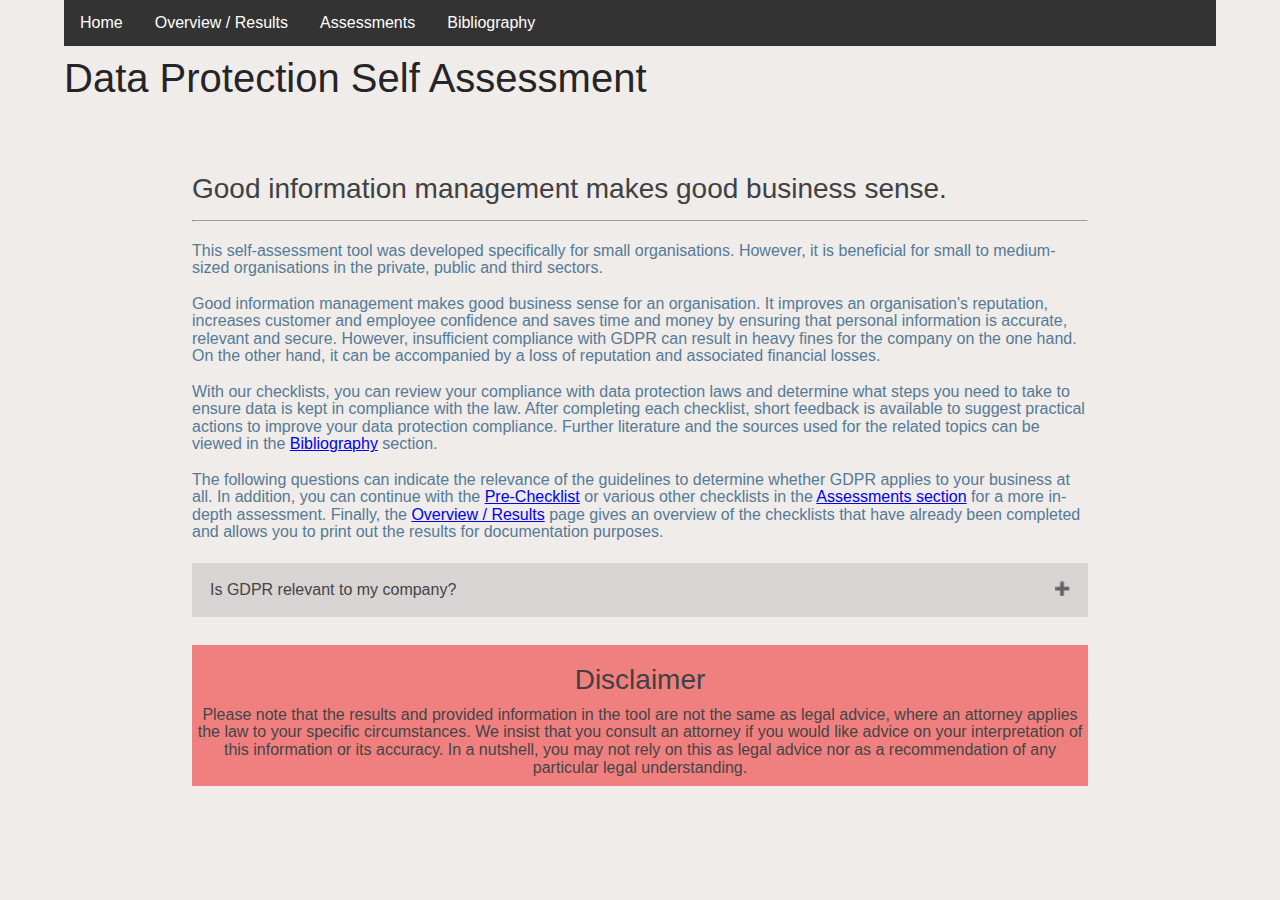
<file: index.html>
<!DOCTYPE html>
<html lang="eng" xml:lang="eng">
<link href="resources/css/stylesheet.css" rel="stylesheet">
<head>
    <title>Data Protection Self Assessment</title>
    <script defer language="javascript" src="resources/js/javascript.js" type="text/javascript"></script>
    <meta content="text/html; charset=UTF-8" http-equiv="Content-Type"/>
    <meta content="width=device-width, initial-scale=1.0" name="viewport">
</head>
<body>
<div class="header">
    <div class="navbar" id="navbar">
        <a href="#">Home</a>
        <a href="templates/overview-results.html">Overview / Results</a>
        <div class="dropdown">
            <button class="dropbtn">Assessments
                <i class="fa fa-caret-down"></i>
            </button>
            <div class="dropdown-content">
                <a href="templates/overview-assessments.html">Overview Checklists</a>
                <a href="templates/pre-checklist.html">Pre-Checklist</a>
                <a href="templates/controllers-checklist.html">Controllers Checklist</a>
                <a href="templates/processors-checklist.html">Processors Checklist</a>
                <a href="templates/information-security.html">Information Security Checklist</a>
                <a href="templates/data-sharing.html">Data Sharing and Subject Access Checklist</a>
                <a href="templates/record-management.html">Record Management Checklist</a>
                <a href="templates/consent-checklist.html">Lawful basis Checklist</a>
            </div>
        </div>
        <a href="templates/bibliography.html">Bibliography</a>
    </div>
    <div class="row">
        <h1>Data Protection Self Assessment</h1>
    </div>
</div>
<div class="content">
    <h2>Good information management makes good business sense.</h2>
    <hr class="horizontal-separator">
    <p class="text-padding">This self-assessment tool was developed specifically for small organisations. However, it is
        beneficial for small to medium-sized organisations in the private, public and third sectors.<br><br>

        Good information management makes good business sense for an organisation. It improves an organisation's
        reputation, increases customer and employee confidence and saves time and money by ensuring that personal
        information is accurate, relevant and secure. However, insufficient compliance with GDPR can result in heavy
        fines for the company on the one hand. On the other hand, it can be accompanied by a loss of reputation and
        associated financial losses.<br><br>

        With our checklists, you can review your compliance with data protection laws and determine what steps you need
        to take to ensure data is kept in compliance with the law. After completing each checklist, short feedback is
        available to suggest practical actions to improve your data protection compliance. Further literature and the
        sources used for the related topics can be viewed in the <a href="templates/bibliography.html">Bibliography</a>
        section.<br><br>

        The following questions can indicate the relevance of the guidelines to determine whether GDPR applies to your
        business at all. In addition, you can continue with the <a href="templates/pre-checklist.html">Pre-Checklist</a>
        or various other checklists in the
        <a href="templates/overview-assessments.html">Assessments section</a> for a more in-depth
        assessment. Finally, the <a href="templates/overview-results.html">Overview /
            Results</a> page gives an overview of the checklists that have already been completed and allows you to
        print out the results for documentation purposes.
    </p>
    <br>
    <button class="accordion">Is GDPR relevant to my company?</button>
    <div class="panel">
        <br>
        <p class="text-padding">Is the headquarter or a branch of your organisation located in the European Union or the
            European Economic Area?</p>
        <div class="column">
            <div class="input-row">
                <label for="evaluation1">Choose:</label>
                <select class="form-control" id="evaluation1" name="question" onchange="showRecommendationGDPR('1')">
                    <option disabled selected value="">Select your option</option>
                    <option value="0">No</option>
                    <option value="1">Yes</option>
                </select>
            </div>
            <div class="information" id="information1">
                Based on your answer we assume that GDPR is applicable to your company. Please consider, that GDPR is
                not necessarily applicable
                to your organisation in Switzerland. This is depending on the activities of your organisation. However,
                GDPR is under all circumstances
                applicable to your branches outside of Switzerland
            </div>
        </div>

        <button class="accordionAccordion">More Information about branches in the European Economic Area</button>
        <div class="panelAccordion">
            <p class="text-padding">
            <ul class="specification-list-level-one">
                <li>There is no applicability of GDPR from the mere retrievability of a swiss website in the EEA.</li>
                <br><br>
                <li>Swiss companies that act as data processors for customers covered by GDPR may also be partially
                    covered by GDPR.
                </li>
                <br><br>
                <li>The mere presence of an employee in the EEA is not sufficient to trigger the application of GDPR.
                    However, this can be the case if the data processing is carried out in EEA-based employee
                    activities.
                </li>
                <br><br>
            </ul>
            </p>
        </div>

        <hr class="horizontal-separator">
        <p class="text-padding">Are your offers (including free offers) explicitly directed at persons in the European
            Union or the European Economic Area?</p>
        <div class="column">
            <div class="input-row">
                <label for="evaluation2">Choose:</label>
                <select class="form-control" id="evaluation2" name="question" onchange="showRecommendationGDPR('2')">
                    <option disabled selected value="">Select your option</option>
                    <option value="0">No</option>
                    <option value="1">Yes</option>
                </select>
            </div>
            <div class="information" id="information2">
                Based on your answer we assume that GDPR is applicable to your company.
            </div>
        </div>

        <button class="accordionAccordion">More Information about intended offers in the European Economic Area</button>
        <div class="panelAccordion">
            <p class="text-padding">
                The following activities can indicate an intended offer which would lead to the applicability of GDPR:
                <br><br>
            <ul class="specification-list-level-one">
                <li>The mention of the EU or at least one EEA member state in connection with services or goods
                    offered.
                </li>
                <br><br>
                <li>The delivery or shipment of goods to persons in the EEA.</li>
                <br><br>
                <li>The advertising directed at an audience in the EEA, for example, relevant search engine
                    advertising.
                </li>
                <br><br>
                <li>The publication of contact addresses and telephone numbers or directions for persons in the EEA.
                </li>
                <br><br>
                <li>The use of top-level domains related to the EU (.eu) or at least one EEA member state (for example
                    .at, .de or .li).
                </li>
                <br><br>
                <li>The use of a language or currency used in at least one EEA member state.</li>
                <br><br>
                <li>Activities with an international character, for example certain tourist activities.</li>
                <br><br>
                <li>The mention of an international customer base residing in different EEA member states.</li>
                <br><br>
            </ul>
            </p>
        </div>

        <hr class="horizontal-separator">
        <p class="text-padding">Do you monitor people's behaviour in the European Union or the European Economic Area,
            for example, by tracking the activities of app users or website visitors?</p>
        <div class="column">
            <div class="input-row">
                <label for="evaluation3">Choose:</label>
                <select class="form-control" id="evaluation3" name="question" onchange="showRecommendationGDPR('3')">
                    <option disabled selected value="">Select your option</option>
                    <option value="0">No</option>
                    <option value="1">Yes</option>
                </select>
            </div>
            <div class="information" id="information3">
                Based on your answer we assume that GDPR is applicable to your company. However, the final answer is
                strongly depending
                on your purpose of processing.
            </div>
        </div>

        <button class="accordionAccordion">More Information about the monitoring of people in the European Economic
            Area
        </button>
        <div class="panelAccordion">
            <p class="text-padding">
                The following activities can indicate a monitoring of people that would lead to the applicability of
                GDPR:
                <br><br>
            <ul class="specification-list-level-one">
                <li>The use of personalised or behavioral advertising.</li>
                <br><br>
                <li>The use of Geo-localisation, especially for marketing purposes.</li>
                <br><br>
                <li>The tracking with cookies or fingerprinting.</li>
                <br><br>
                <li>The performance of a personalised analysis of eating habits and health data.</li>
                <br><br>
                <li>The performance of personalised studies and surveys for market research.</li>
                <br><br>
                <li>The use of video surveillance.</li>
                <br><br>
            </ul>
            </p>
        </div>
        <hr class="horizontal-separator">
        <div class="information" id="further-procedure-yes">
            <p class="text-padding">Based on your answers in the short assessment, we assume that GDPR is applicable to
                your company. We
                recommend that you continue with the "Pre-Checklist", which will give you further suggestions for the
                remaining procedure.</p><br>
            <a class="checklist-button" href="templates/pre-checklist.html">Pre-Checklist</a>
        </div>
        <div class="information" id="further-procedure-no">
            <p class="text-padding">Based on your answers in the short assessment, we assume that GDPR is not applicable
                to your company. The result of the assessment must not be considered conclusive and may change, for
                example, if there are changes to products or the marketing strategy.</p>
        </div>
        <p class="text-padding">Please check this
            <a href="https://steigerlegal.ch/2019/11/17/dsgvo-gdpr-leitlinien-schweiz-dsgvo-3/"
               target="_blank">weblink</a>
            for more detailed information and the description of some specific use cases.</p>
        <br>
    </div>
    <br><br>
    <div class="disclaimer">
        <h2>Disclaimer</h2>
        <p>
            Please note that the results and provided information in the tool are not the same as legal advice, where an
            attorney applies the law to your specific circumstances. We insist that you consult an attorney if you would
            like advice on your interpretation of this information or its accuracy. In a nutshell, you may not rely on this
            as legal advice nor as a recommendation of any particular legal understanding.
        </p>
    </div>
    <button id="top-button" onclick="topFunction()" title="Go to top">Top</button>
</div>
</body>
</html>
</file>
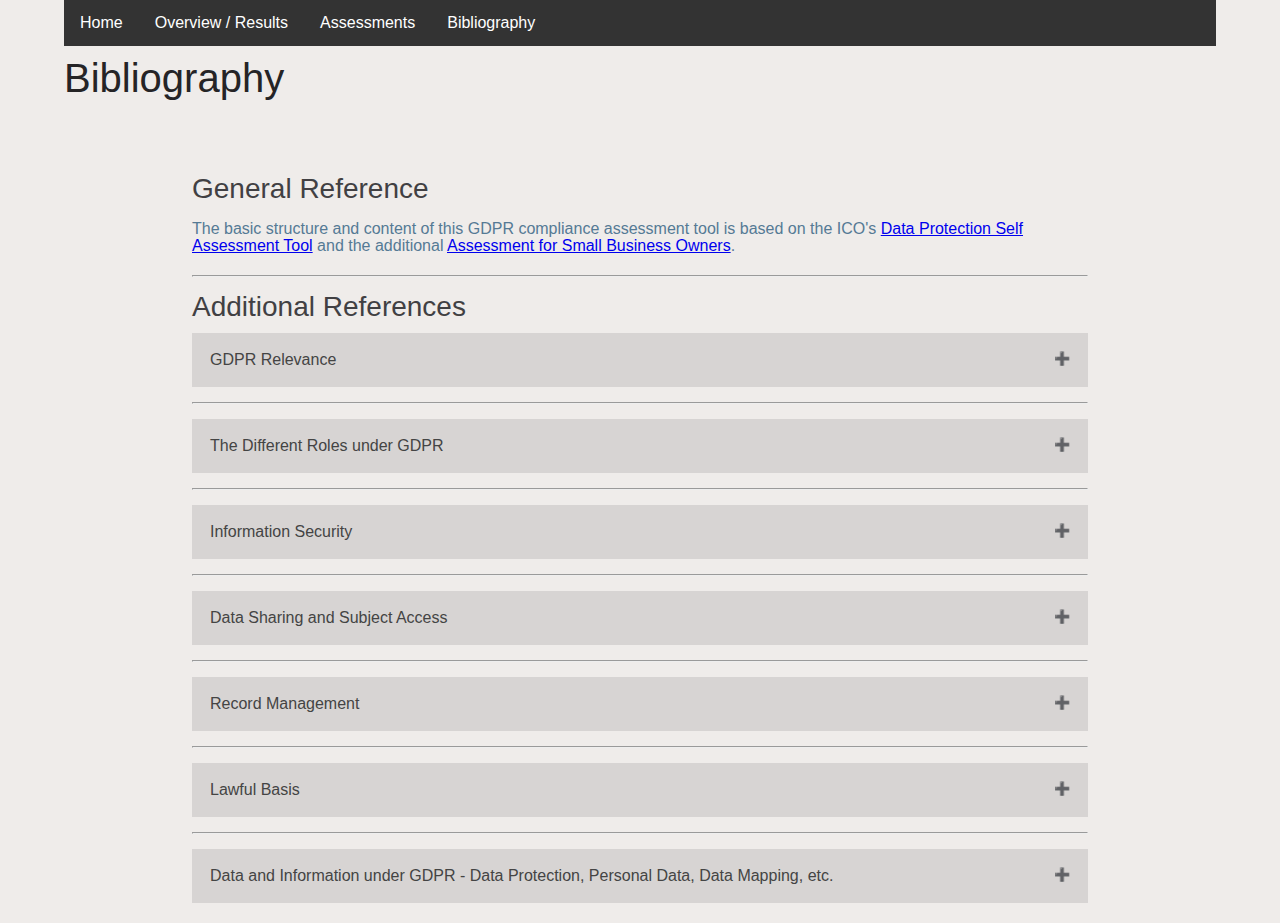
<file: templates/bibliography.html>
<!DOCTYPE html>
<html lang="eng" xml:lang="eng">
<link href="../resources/css/stylesheet.css" rel="stylesheet">
<head>
    <title>Bibliography</title>
    <script defer language="javascript" src="../resources/js/javascript.js" type="text/javascript"></script>
    <meta content="text/html; charset=UTF-8" http-equiv="Content-Type"/>
    <meta content="width=device-width, initial-scale=1.0" name="viewport">
</head>
<body>
<div class="header">
    <div class="navbar" id="navbar">
        <a href="../index.html">Home</a>
        <a href="overview-results.html">Overview / Results</a>
        <div class="dropdown">
            <button class="dropbtn">Assessments
                <i class="fa fa-caret-down"></i>
            </button>
            <div class="dropdown-content">
                <a href="overview-assessments.html">Overview Checklists</a>
                <a href="pre-checklist.html">Pre-Checklist</a>
                <a href="controllers-checklist.html">Controllers Checklist</a>
                <a href="processors-checklist.html">Processors Checklist</a>
                <a href="information-security.html">Information Security</a>
                <a href="data-sharing.html">Data Sharing and Subject Access</a>
                <a href="record-management.html">Record Management</a>
                <a href="consent-checklist.html">Lawful Basis Checklist</a>
            </div>
        </div>
        <a href="#">Bibliography</a>
    </div>
    <div class="row">
        <h1>Bibliography</h1>
    </div>
</div>
<div class="content">
    <h2>General Reference</h2>
    <p class="text-padding">
        The basic structure and content of this GDPR compliance assessment tool is based on the ICO's <a
            href="https://ico.org.uk/for-organisations/sme-web-hub/checklists/data-protection-self-assessment/"
            target="_blank">Data Protection Self Assessment Tool</a> and the additional <a
                href="https://ico.org.uk/for-organisations/sme-web-hub/checklists/assessment-for-small-business-owners-and-sole-traders/"
                target="_blank">Assessment for Small Business Owners</a>.
    </p>
    <hr class="horizontal-separator">

    <h2>Additional References</h2>
    <button class="accordion">GDPR Relevance</button>
    <div class="panel">
        <p class="text-padding">
        <ul class="specification-list-level-one">
            <li>
              <a href="https://steigerlegal.ch/2019/11/17/dsgvo-gdpr-leitlinien-schweiz-dsgvo-3/" target="_blank">Leitlinien: Wann gilt die DSGVO / GDPR in der Schweiz und anderswo ausserhalb der EU?</a>
            </li>
        </ul>
        <br>
        </p>
    </div>
    <hr class="horizontal-separator">
    <button class="accordion">The Different Roles under GDPR</button>
    <div class="panel">
        <p class="text-padding">
        <ul class="specification-list-level-one">
            <li>
                <a href="https://www.osborneclarke.com/insights/am-i-a-data-controller-or-a-data-processor-and-why-is-it-important-anyway/" target="_blank">Am I a ‘data controller’ or a ‘data processor’, and why is it important anyway?</a>
            </li>
            <br>
            <li>
                <a href="https://digitalguardian.com/blog/data-controller-vs-data-processor-whats-difference" target="_blank">Data Controller vs. Data Processor: What's The Difference?</a>
            </li>
            <br>
            <li>
                <a href="https://gdpr.eu/data-protection-officer/" target="_blank">Everything you need to know about the GPDR Data Protection Officer (DPO)</a>
            </li>
            <br>
            <li>
                <a href="https://gdpr-info.eu/art-24-gdpr/" target="_blank">GDPR Article 24: Responsibility of the controller</a>
            </li>
            <br>
            <li>
                <a href="https://gdpr-info.eu/art-28-gdpr/" target="_blank">GDPR Article 28: Processor</a>
            </li>
            <br>
            <li>
                <a href="https://gdpr-info.eu/art-36-gdpr/" target="_blank">GDPR Article 36: Prior consultation</a>
            </li>
            <br>
            <li>
                <a href="https://gdpr-info.eu/art-37-gdpr/" target="_blank">GDPR Article 37: Designation of the data protection officer</a>
            </li>
            <br>
            <li>
                <a href="https://gdpr-info.eu/art-38-gdpr/" target="_blank">GDPR Article 38: Position of the data protection officer</a>
            </li>
            <br>
            <li>
                <a href="https://gdpr-info.eu/art-39-gdpr/" target="_blank">GDPR Article 39: Tasks of the data protection officer</a>
            </li>
            <br>
            <li>
                <a href="https://gdpr-info.eu/chapter-4/" target="_blank">GDPR Chapter 4: Controller and Processor</a>
            </li>
            <br>
            <li>
                <a href="https://www.termsfeed.com/blog/gdpr-data-controller-vs-processor/" target="_blank">GDPR Data Controller vs. Data Processor</a>
            </li>
            <br>
            <li>
                <a href="https://gdpr-info.eu/issues/data-protection-officer/" target="_blank">GDPR: Data Protection Officer</a>
            </li>
        </ul>
        <br>
        </p>
    </div>
    <hr class="horizontal-separator">
    <button class="accordion">Information Security</button>
    <div class="panel">
        <p class="text-padding">
        <ul class="specification-list-level-one">
          <li>
            <a href="https://cipher.com/blog/how-does-information-security-support-the-eu-gdpr/" target="_blank">How does Information Security support the EU GDPR?</a>
          </li>
        </ul>
        <br>
        </p>
    </div>
    <hr class="horizontal-separator">
    <button class="accordion">Data Sharing and Subject Access</button>
    <div class="panel">
        <p class="text-padding">
        <ul class="specification-list-level-one">
          <li>
            <a href="https://gdpr-info.eu/chapter-3/" target="_blank">GDPR Chapter 3: Rights of the data subject</a>
          </li>
          <br>
          <li>
            <a href="https://gdpr-info.eu/chapter-5/" target="_blank">GDPR Chapter 5: Transfers of personal data to third countries or international organisations</a>
          </li>
          <br>
          <li>
            <a href="https://gdpr.eu/data-sharing-bounty-fine/" target="_blank">Data sharing and GDPR compliance: Bounty UK shows what not to do</a>
          </li>
          <br>
          <li>
            <a href="https://www.skillcast.com/blog/8-tips-gdpr-compliance-sharing-data" target="_blank">8 Tips for GDPR Compliance When Sharing Data</a>
          </li>
        </ul>
        <br>
        </p>
    </div>
    <hr class="horizontal-separator">
    <button class="accordion">Record Management</button>
    <div class="panel">
        <p class="text-padding">
        <ul class="specification-list-level-one">
          <li>
            <a href="https://gdpr-info.eu/art-30-gdpr/" target="_blank">GDPR Article 30: Records of processing activities</a>
          </li>
          <br>
          <li>
            <a href="https://www.edmgroup.com/en/blog/gdpr-compliant-records-management-and-storage" target="_blank">How to ensure GDPR compliant records management and storage</a>
          </li>
          <br>
          <li>
            <a href="https://gdprinformer.com/gdpr-articles/rules-record-keeping-gdpr" target="_blank">Rules for Record-Keeping under the GDPR</a>
          </li>
        </ul>
        <br>
        </p>
    </div>
    <hr class="horizontal-separator">
    <button class="accordion">Lawful Basis</button>
    <div class="panel">
        <p class="text-padding">
        <ul class="specification-list-level-one">
            <li>
              <a href="https://gdpr-info.eu/art-5-gdpr/" target="_blank">GDPR Article 5: Principles relating to processing of personal data</a>
            </li>
            <br>
            <li>
              <a href="https://gdpr-info.eu/art-6-gdpr/" target="_blank">GDPR Article 6: Lawfulness of processing</a>
            </li>
            <br>
            <li>
              <a href="https://gdpr-info.eu/issues/consent/" target="_blank">GDPR - Consent</a>
            </li>
            <br>
            <li>
              <a href="https://www.iubenda.com/en/help/21996-gdpr-consent-form-examples" target="_blank">GDPR consent form examples – What to do and not to do</a>
            </li>
            <br>
            <li>
              <a href="https://kirkpatrickprice.com/video/gdpr-fundamentals-legal-basis-for-processing/" target="_blank">GDPR Fundamentals: Legal Basis For Processing Data</a>
            </li>
            <br>
            <li>
              <a href="https://ico.org.uk/for-organisations/guide-to-data-protection/guide-to-the-general-data-protection-regulation-gdpr/consent/how-should-we-obtain-record-and-manage-consent/" target="_blank">How should we obtain, record and manage consent?</a>
            </li>
            <br>
            <li>
              <a href="https://ico.org.uk/for-organisations/guide-to-data-protection/key-data-protection-themes/children/" target="_blank">Key data protection themes - Children</a>
            </li>
            <br>
            <li>
              <a href="https://www.itgovernance.eu/blog/en/the-gdpr-understanding-the-6-data-protection-principles" target="_blank">The GDPR: Understanding the 6 data protection principles</a>
            </li>
            <br>
            <li>
              <a href="https://gdpr.eu/gdpr-consent-requirements/" target="_blank">What are the GDPR consent requirements?</a>
            </li>
        </ul>
        <br>
        </p>
    </div>

    <hr class="horizontal-separator">
    <button class="accordion">Data and Information under GDPR - Data Protection, Personal Data, Data Mapping, etc.</button>
    <div class="panel">
        <p class="text-padding">
        <ul class="specification-list-level-one">
            <li>
                <a href="https://gdpr-info.eu/art-4-gdpr/" target="_blank">GDPR Article 4: Definitions</a>
            </li>
            <br>
            <li>
                <a href="https://gdpr-info.eu/art-9-gdpr/" target="_blank">GDPR Article 9: Processing of special categories of personal data</a>
            </li>
            <br>
            <li>
                <a href="https://www.itgovernance.eu/en-ie/gdpr-data-mapping-ie" target="_blank">GDPR Data Flow Mapping</a>
            </li>
            <br>
            <li>
                <a href="https://matomo.org/blog/2018/04/gdpr-how-to-fill-in-the-information-asset-register-when-using-matomo/" target="_blank">GDPR: How to fill in the information asset register when using Matomo?</a>
            </li>
            <br>
            <li>
                <a href="https://gdpr-info.eu/issues/personal-data/" target="_blank">GDPR: Personal Data</a>
            </li>
            <br>
            <li>
                <a href="https://www.privacypolicies.com/blog/gdpr-data-protection-policy/" target="_blank">How to Build a GDPR-Compliant Data Protection Policy</a>
            </li>
            <br>
            <li>
                <a href="https://www.clarip.com/data-privacy/gdpr-data-flow-mapping/" target="_blank">How to Conduct GDPR Data Mapping for Privacy Compliance</a>
            </li>
            <br>
            <li>
                <a href="https://www.itgovernance.co.uk/blog/how-to-write-a-gdpr-data-protection-policy" target="_blank">How to write a GDPR data protection policy – with template examples</a>
            </li>
            <br>
            <li>
                <a href="https://network.healthwatch.co.uk/guidance/2019-02-05/information-asset-register-guidance-and-template" target="_blank">Information Asset Register guidance and template</a>
            </li>
            <br>
            <li>
                <a href="https://cloudnine.com/ediscoverydaily/electronic-discovery/unsure-about-how-to-map-your-data-for-gdpr-here-are-several-templates-to-get-started-data-privacy-best-practices/" target="_blank">Unsure About How to Map Your Data for GDPR? Here are Several Templates to Get Started: Data Privacy Best Practices</a>
            </li>
            <br>
            <li>
                <a href="https://www.corporatecomplianceinsights.com/organizations-need-information-asset-register/" target="_blank">Why Organizations Need an Information Asset Register</a>
            </li>
        </ul>
        <br>
        </p>
    </div>

    <button id="top-button" onclick="topFunction()" title="Go to top">Top</button>
</div>
</body>
</html>
</file>
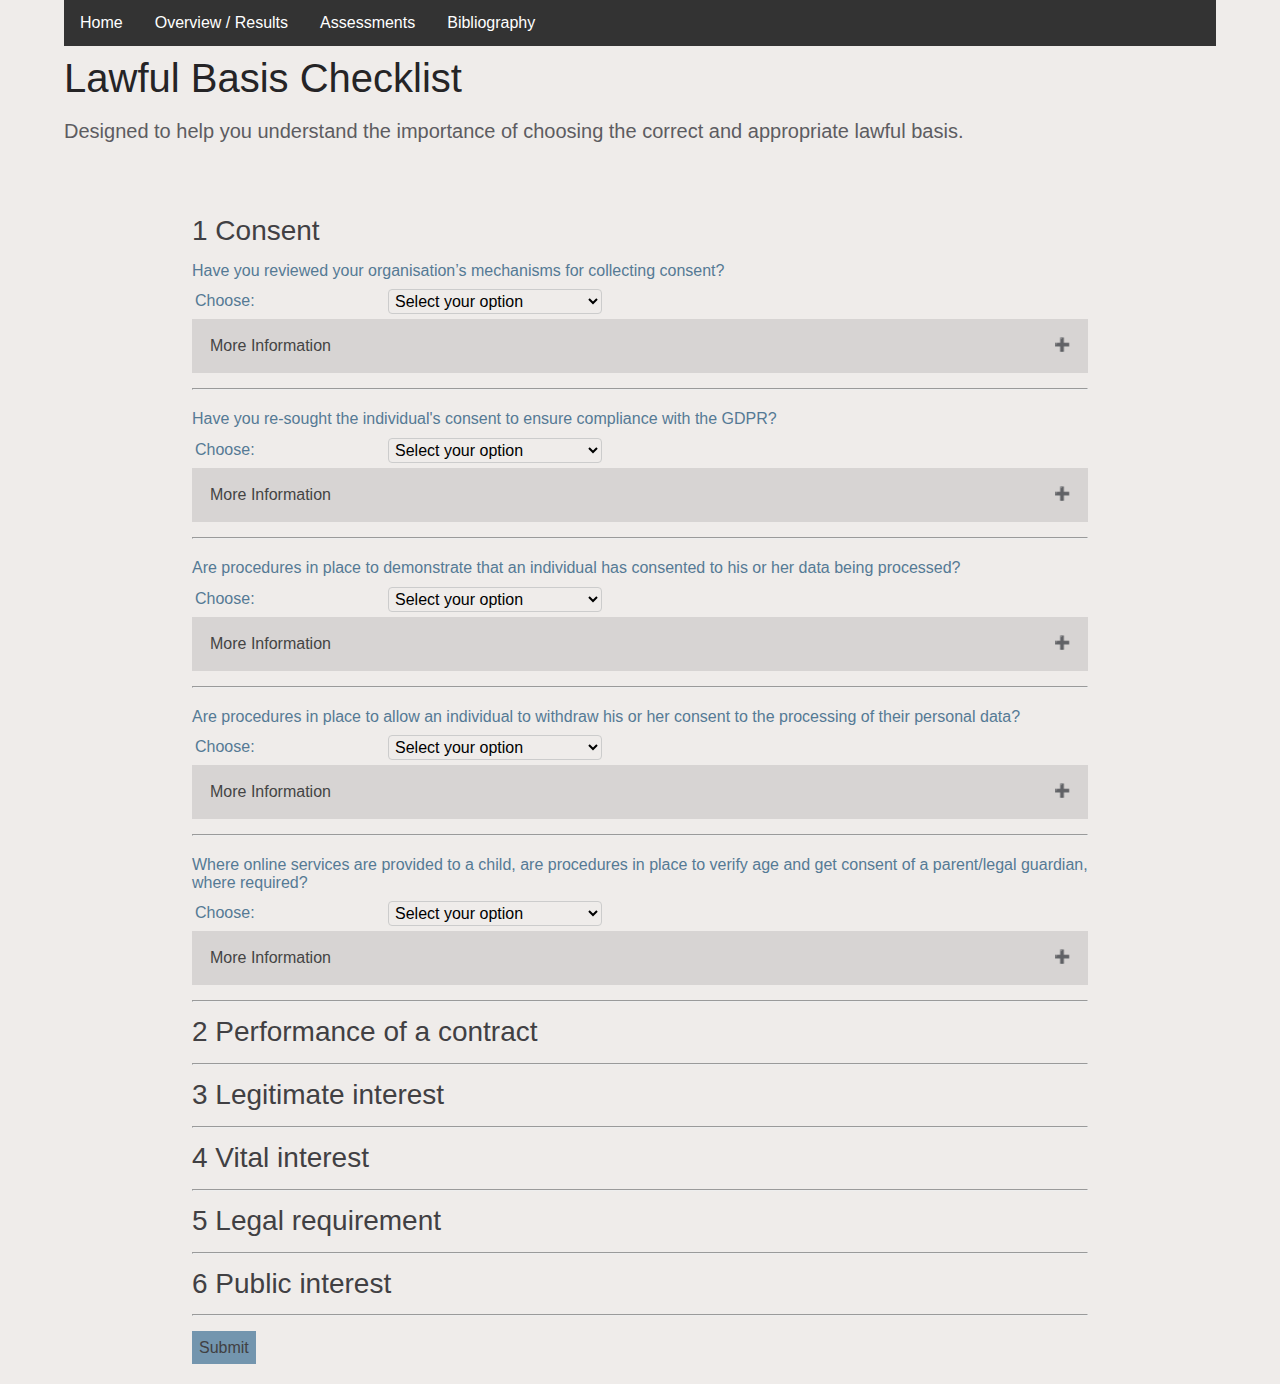
<file: templates/consent-checklist.html>
<!DOCTYPE html>
<html lang="eng" xml:lang="eng">
<link href="../resources/css/stylesheet.css" rel="stylesheet">
<head>
    <title>Consent Checklist</title>
    <script defer language="javascript" src="../resources/js/javascript.js" type="text/javascript"></script>
    <meta content="text/html; charset=UTF-8" http-equiv="Content-Type"/>
    <meta content="width=device-width, initial-scale=1.0" name="viewport">
</head>
<body>
<div class="header">
    <div class="navbar" id="navbar">
        <a href="../index.html">Home</a>
        <a href="overview-results.html">Overview / Results</a>
        <div class="dropdown">
            <button class="dropbtn">Assessments
                <i class="fa fa-caret-down"></i>
            </button>
            <div class="dropdown-content">
                <a href="overview-assessments.html">Overview Checklists</a>
                <a href="pre-checklist.html">Pre-Checklist</a>
                <a href="controllers-checklist.html">Controllers Checklist</a>
                <a href="processors-checklist.html">Processors Checklist</a>
                <a href="information-security.html">Information Security Checklist</a>
                <a href="data-sharing.html">Data Sharing and Subject Access Checklist</a>
                <a href="record-management.html">Record Management Checklist</a>
                <a href="#">Lawful Basis Checklist</a>
            </div>
        </div>
        <a href="bibliography.html">Bibliography</a>
    </div>
    <h1>Lawful Basis Checklist</h1>
    <h3>Designed to help you understand the importance of choosing the correct and appropriate lawful basis.</h3>
</div>
<div class="content">
    <h2>1 Consent</h2>
    <!----------------------------->
    <!-- QUESTION 1              -->
    <!----------------------------->
    <p class="text-padding">Have you reviewed your organisation’s mechanisms for collecting consent?</p>
    <div class="column">
        <div class="input-row">
            <label for="evaluation1">Choose:</label>
            <select class="form-control" id="evaluation1" name="question" onchange="showRecommendation('1')">
                <option value="" disabled selected>Select your option</option>
                <option value="3">Successfully implemented</option>
                <option value="2">Partly implemented</option>
                <option value="1">Planned to implement</option>
                <option value="0">Not yet implemented or planned</option>
                <option value="na">Not applicable</option>
            </select>
        </div>
        <div class="recommendation" id="recommendation1">
            You need to review existing consents and your consent mechanisms to check they meet the UK GDPR standard.
            If they do, there is no need to obtain fresh consent.
        </div>
    </div>
    <button class="accordion">More Information</button>
    <div class="panel">
        <p class="text-padding">
            Consent means offering individuals real choice and control. Genuine consent should put individuals in
            charge, build trust and engagement, and enhance your reputation.
            <br><br>
            Ensure that it is:
        <ul class="specification-list-level-one">
            <li>freely given,</li>
            <li>specific,</li>
            <li>and informed.</li>
        </ul>
        <br>
        It is a clear indication that an individual has chosen to agree to the processing of their data by way
        of statement or a clear affirmative action.
        </p>
        <br>
        <iframe class="embedded-video" src="https://www.youtube.com/embed/nMdlCADehmA"></iframe>
    </div>
    <hr class="horizontal-separator">
    <!----------------------------->
    <!-- QUESTION 2              -->
    <!----------------------------->
    <p class="text-padding">Have you re-sought the individual's consent to ensure compliance with the GDPR?</p>
    <div class="column">
        <div class="input-row">
            <label for="evaluation2">Choose:</label>
            <select class="form-control" id="evaluation2" name="question" onchange="showRecommendation('2')">
                <option value="" disabled selected>Select your option</option>
                <option value="3">Successfully implemented</option>
                <option value="2">Partly implemented</option>
                <option value="1">Planned to implement</option>
                <option value="0">Not yet implemented or planned</option>
                <option value="na">Not applicable</option>
            </select>
        </div>
        <div class="recommendation" id="recommendation2">
            Refresh your consents if they do not meet the UK GDPR standard.
        </div>
    </div>
    <button class="accordion">More Information</button>
    <div class="panel">
        <p class="text-padding">
            If personal data that you currently hold on the basis of consent does not meet the required standard
            under the GDPR.
        </p>
        <br>
        <iframe class="embedded-video" src="https://www.youtube.com/embed/BT3WjGgT_5g"></iframe>
    </div>
    <hr class="horizontal-separator">
    <!----------------------------->
    <!-- QUESTION 3              -->
    <!----------------------------->
    <p class="text-padding">Are procedures in place to demonstrate that an individual has consented to his or her
        data being processed?</p>
    <div class="column">
        <div class="input-row">
            <label for="evaluation3">Choose:</label>
            <select class="form-control" id="evaluation3" name="question" onchange="showRecommendation('3')">
                <option value="" disabled selected>Select your option</option>
                <option value="3">Successfully implemented</option>
                <option value="2">Partly implemented</option>
                <option value="1">Planned to implement</option>
                <option value="0">Not yet implemented or planned</option>
                <option value="na">Not applicable</option>
            </select>
        </div>
        <div class="recommendation" id="recommendation3">
            Make sure you are able to demonstrate subject's consent to processing the data.
        </div>
    </div>
    <button class="accordion">More Information</button>
    <div class="panel">
        <p class="text-padding">
            Where processing is based on consent, the controller shall be able to demonstrate that the data subject
            has consented to processing of his or her personal data
        </p>
        <br>
        <iframe class="embedded-video" src="https://www.youtube.com/embed/H-4ME7ySMsY"></iframe>
    </div>
    <hr class="horizontal-separator">
    <!----------------------------->
    <!-- QUESTION 4              -->
    <!----------------------------->
    <p class="text-padding">Are procedures in place to allow an individual to withdraw his or her consent to the
        processing of their personal data?</p>
    <div class="column">
        <div class="input-row">
            <label for="evaluation4">Choose:</label>
            <select class="form-control" id="evaluation4" name="question" onchange="showRecommendation('4')">
                <option value="" disabled selected>Select your option</option>
                <option value="3">Successfully implemented</option>
                <option value="2">Partly implemented</option>
                <option value="1">Planned to implement</option>
                <option value="0">Not yet implemented or planned</option>
                <option value="na">Not applicable</option>
            </select>
        </div>
        <div class="recommendation" id="recommendation4">
            Make it easy for people to withdraw consent and tell them how.
        </div>
    </div>
    <button class="accordion">More Information</button>
    <div class="panel">
        <p class="text-padding">
            More information about how individuals can withdraw their consent:
            <a href="https://www.iubenda.com/en/help/21996-gdpr-consent-form-examples" target="_blank">GDPR consent form
                examples</a>
        </p>
    </div>
    <hr class="horizontal-separator">
    <!----------------------------->
    <!-- QUESTION 5              -->
    <!----------------------------->
    <p class="text-padding">Where online services are provided to a child, are procedures in place to verify age
        and get consent of a parent/legal guardian, where required?</p>
    <div class="column">
        <div class="input-row">
            <label for="evaluation5">Choose:</label>
            <select class="form-control" id="evaluation5" name="question" onchange="showRecommendation('5')">
                <option value="" disabled selected>Select your option</option>
                <option value="3">Successfully implemented</option>
                <option value="2">Partly implemented</option>
                <option value="1">Planned to implement</option>
                <option value="0">Not yet implemented or planned</option>
                <option value="na">Not applicable</option>
            </select>
        </div>
        <div class="recommendation" id="recommendation5">
            If you offer online services directly to children, you only seek consent if you have age-verification
            measures (and parental-consent measures for younger children) in place.
        </div>
    </div>
    <button class="accordion">More Information</button>
    <div class="panel">
        <p class="text-padding">
        <ul class="specification-list-level-one">
            <li>Children need particular protection when you are collecting and processing their personal data
                because they may be less aware of the risks involved.
            </li>
            <li>If you process children’s personal data then you should think about the need to protect them
                from the outset, and design your systems and processes with this in mind.
            </li>
            <li>Compliance with the data protection principles and in particular fairness should be central
                to all your processing of children’s personal data.
            </li>
        </ul>
        <br>
        More information:
        <a href="https://ico.org.uk/for-organisations/guide-to-data-protection/key-data-protection-themes/children/"
           target="_blank">here</a>
        <br><br>
        </p>
    </div>
    <hr class="horizontal-separator">
    <h2>2 Performance of a contract</h2>
    <hr class="horizontal-separator">
    <h2>3 Legitimate interest </h2>
    <hr class="horizontal-separator">
    <h2>4 Vital interest </h2>
    <hr class="horizontal-separator">
    <h2>5 Legal requirement </h2>
    <hr class="horizontal-separator">
    <h2>6 Public interest</h2>
    <hr class="horizontal-separator">
    <!----------------------------->
    <!-- SCORE BOX               -->
    <!----------------------------->
    <div class="score-box" id="score-box">
        <div class="row">
            <img alt="Result" class="gold-medal" id="gold-medal" src="../resources/images/goldmedal.png">
            <img alt="Result" class="silver-medal" id="silver-medal" src="../resources/images/silvermedal.png">
            <img alt="Result" class="bronze-medal" id="bronze-medal" src="../resources/images/bronzemedal.png">
            <img alt="Result" class="warning-sign" id="warning-sign" src="../resources/images/warning.png">
            <p class="gold-text" id="gold-text">Congratulations, your organisation already has a clear Lawful Basis for
                data processing with regard to the GDPR Guidelines. However, please remember that Lawful Basis sets the
                foundation for the Guidelines. If there are any changes in the way business is conducted and data is
                handled, the relevant bodies must be informed. However, we recommend that you still go through the open
                or unimplemented items on the checklist and make any necessary adjustments.</p>
            <p class="silver-text" id="silver-text">Congratulations, your organisation already has a good lawful basis
                for data processing with regard to the GDPR Guidelines. Please remember that the Lawful Basis is the
                foundation for the Guidelines. If there are changes in the way business is conducted and data is
                processed, the relevant bodies need to be informed. We therefore recommend going through the
                unimplemented items on the checklist and making adjustments.</p>
            <p class="bronze-text" id="bronze-text">Your organisation already has a satisfying Lawful Basis for data
                processing in relation to the GDPR Guidelines. Please remember that the Lawful Basis is the essential
                foundation for the Guidelines. It is important that you clearly define your Lawful Basis for data
                processing and communicate it to clients accordingly. We therefore recommend that you go through the
                unimplemented items on the checklist and make adjustments.</p>
            <p class="warning-text" id="warning-text">Unfortunately, it seems that the state of the Lawful Basis for
                data processing in relation to the GDPR Guidelines is not yet sufficient. Please remember that the
                Lawful Basis is the essential basis for the Guidelines. It is of utmost importance that you clearly
                define your Lawful Basis for data processing and communicate it to clients accordingly. We strongly
                advise you to go through the unimplemented items on the checklist and take appropriate actions.</p>
            <p class="nan-text" id="nan-text">Please answer all questions to get a correct evaluation for further
                procedure.</p>
        </div>
    </div>
    <div class="no-print">
        <div class="print-warning" id="print-warning">
            <p>
                For data protection reasons, no responses will be stored. Therefore, only the final evaluation score is
                transferred to the page <a href="overview-results.html">'Overview / Results'</a>.
                However, you can print this page for documentation purposes.
                <br><br>
                <button class="print-button" onClick="window.print()">Print this page</button>
            </p>
        </div>
        <button class="interaction-button" id="submit-button" onclick="countPoints('consentChecklist')">Submit</button>
        <button id="top-button" onclick="topFunction()" title="Go to top">Top</button>
    </div>
</div>
</body>
</html>
</file>
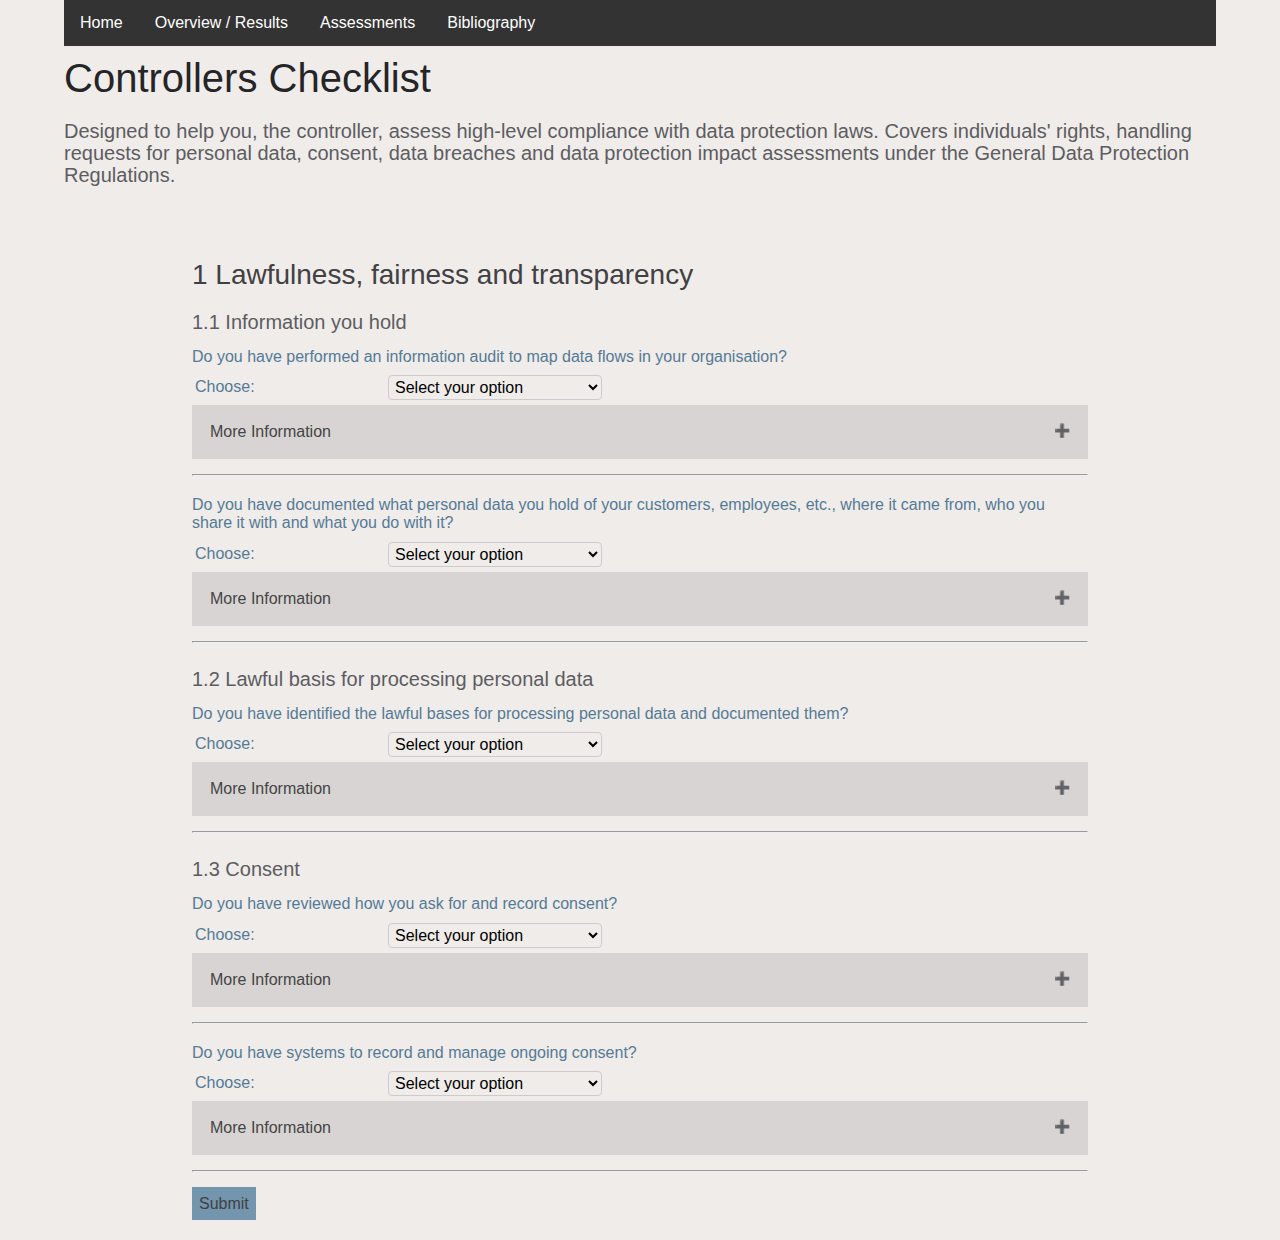
<file: templates/controllers-checklist.html>
<!DOCTYPE html>
<html lang="eng" xml:lang="eng">
<link href="../resources/css/stylesheet.css" rel="stylesheet">
<head>
    <title>Controllers Checklist</title>
    <script defer language="javascript" src="../resources/js/javascript.js" type="text/javascript"></script>
    <meta content="text/html; charset=UTF-8" http-equiv="Content-Type"/>
    <meta content="width=device-width, initial-scale=1.0" name="viewport">
</head>
<body>
<div class="header">
    <div class="navbar" id="navbar">
        <a href="../index.html">Home</a>
        <a href="overview-results.html">Overview / Results</a>
        <div class="dropdown">
            <button class="dropbtn">Assessments
                <i class="fa fa-caret-down"></i>
            </button>
            <div class="dropdown-content">
                <a href="overview-assessments.html">Overview Checklists</a>
                <a href="pre-checklist.html">Pre-Checklist</a>
                <a href="#">Controllers Checklist</a>
                <a href="processors-checklist.html">Processors Checklist</a>
                <a href="information-security.html">Information Security Checklist</a>
                <a href="data-sharing.html">Data Sharing and Subject Access Checklist</a>
                <a href="record-management.html">Record Management Checklist</a>
                <a href="consent-checklist.html">Lawful Basis Checklist</a>
            </div>
        </div>
        <a href="bibliography.html">Bibliography</a>
    </div>
    <h1>Controllers Checklist</h1>
    <h3>Designed to help you, the controller, assess high-level compliance with data protection laws. Covers
        individuals' rights, handling requests for personal data, consent, data breaches and data protection
        impact assessments under the General Data Protection Regulations.</h3>
</div>
<div class="content">
    <h2>1 Lawfulness, fairness and transparency</h2>
    <h3>1.1 Information you hold</h3>
    <!----------------------------->
    <!-- QUESTION 1              -->
    <!----------------------------->
    <p class="text-padding">Do you have performed an information audit to map data flows in your organisation?</p>
    <div class="column">
        <div class="input-row">
            <label for="evaluation1">Choose:</label>
            <select class="form-control" id="evaluation1" name="question" onchange="showRecommendation('1')">
                <option value="" disabled selected>Select your option</option>
                <option value="3">Successfully implemented</option>
                <option value="2">Partly implemented</option>
                <option value="1">Planned to implement</option>
                <option value="0">Not yet implemented or planned</option>
                <option value="na">Not applicable</option>
            </select>
        </div>
        <div class="recommendation" id="recommendation1">
            Make sure you have an appropriate documentation of the data flows in your organisation!
        </div>
    </div>
    <button class="accordion">More Information</button>
    <div class="panel">
        <p class="text-padding">
        <ul class="specification-list-level-one">
            <li>Perform an audit across your entire organisation or within particular business areas.</li>
            <ul class="specification-list-level-two">
                <li>Choose a person with an in-depth knowledge of your business to do it.</li>
                <li>This allows you to identify the data you process and how it flows into, through and out of your
                    organisation. Such a data flow can include a transfer of information from one departement to
                    another. However, this can also include the transfer between e.g. different locations, external
                    partner organisations or suppliers.
                </li>
            </ul>
            <br><br>
            <li>It is necessary to identify different key elements.</li>
            <ul class="specification-list-level-two">
                <li>This can include the data types and
                    its format, its transfer method, its location and the clarification of the data accountability and
                    data access.
                </li>
            </ul>
            <br><br>
            <li>Such data mapping and data flows are important to be compliant with the following GDPR articles:</li>
            <ul class="specification-list-level-two">
                <li><a href="https://gdpr-info.eu/art-30-gdpr/" target="_blank">Article 30</a></li>
                <li><a href="https://gdpr-info.eu/art-36-gdpr/" target="_blank">Article 36</a></li>
            </ul>
            <br><br>
            <li>Further information can be found <a href="https://www.itgovernance.eu/en-ie/gdpr-data-mapping-ie"
                                                    target="_blank">here</a>
                and <a href="https://www.clarip.com/data-privacy/gdpr-data-flow-mapping/" target="_blank">here</a>.
            </li>
            <br><br>
            <li>Templates for this task can be found <a
                    href="https://cloudnine.com/ediscoverydaily/electronic-discovery/unsure-about-how-to-map-your-data-for-gdpr-here-are-several-templates-to-get-started-data-privacy-best-practices/"
                    target="_blank">here</a>.
            </li>
        </ul>
        <br><br>
        </p>
    </div>
    <hr class="horizontal-separator">
    <!----------------------------->
    <!-- QUESTION 2              -->
    <!----------------------------->
    <p class="text-padding">Do you have documented what personal data you hold of your customers, employees, etc., where
        it came from, who you share it with and what you do with it?</p>
    <div class="column">
        <div class="input-row">
            <label for="evaluation2">Choose:</label>
            <select class="form-control" id="evaluation2" name="question" onchange="showRecommendation('2')">
                <option value="" disabled selected>Select your option</option>
                <option value="3">Successfully implemented</option>
                <option value="2">Partly implemented</option>
                <option value="1">Planned to implement</option>
                <option value="0">Not yet implemented or planned</option>
                <option value="na">Not applicable</option>
            </select>
        </div>
        <div class="recommendation" id="recommendation2">
            Make sure to document the properties and features of the personal data collected and processed appropriate!
        </div>
    </div>
    <button class="accordion">More Information</button>
    <div class="panel">
        <p class="text-padding">
        <ul class="specification-list-level-one">
            <li>The term "personal data" is in the center of GDPR, because it only applies if data processing concers
                personal data. It contains any information which are related to an identified or identifiable natural
                person.
            </li>
            <br><br>
            <li>According to GDPR a natural person or also called data subject is identifiable if they can be directly
                or indirectly identified through the data.
            </li>
            <ul class="specification-list-level-two">
                <li>This can e.g. be a name, an identification number, location data, number plate or any
                    characteristics, which expresses the physical, physiological, genetic, mental, commercial, cultural
                    or social identity of these persons.
                </li>
                <li>More information about personal data and its processing guidelines can be found
                    <a href="https://gdpr-info.eu/issues/personal-data/#:~:text=Personal%20data%20are%20any%20information,identified%20or%20identifiable%20natural%20person.&text=For%20example%2C%20the%20telephone%2C%20credit,address%20are%20all%20personal%20data."
                       target="_blank">here</a>
                    and in <a href="https://gdpr-info.eu/art-4-gdpr/" target="_blank">Article 4</a> and
                    <a href="https://gdpr-info.eu/art-9-gdpr/" target="_blank">Article 9</a> of GDPR.
                </li>
            </ul>
            <br><br>
            <li>To fullfil this task it is recommended to document the findings of the question before in an information
                asset register.
            </li>
            <ul class="specification-list-level-two">
                <li>This register records data like the name and details of your organisation, the categories of the
                    processing carried out on behalf of each controller, a description of technical and organisational
                    security measures, etc.
                </li>
                <li>It provides an institution wide view of all information assets and will provide insights to improve
                    the management and security of the information. Further, it allows a reasonable and proportionate
                    approach to mitigate risks and minimize the effect of both cyber and business disruptions.
                </li>
                <li>More information about the information asset register can be found
                    <a href="https://matomo.org/blog/2018/04/gdpr-how-to-fill-in-the-information-asset-register-when-using-matomo/"
                       target="_blank">here</a> and
                    <a href="https://www.corporatecomplianceinsights.com/organizations-need-information-asset-register/"
                       target="_blank">here</a>.
                    Templates and additional guidelines can be found
                    <a href="https://network.healthwatch.co.uk/guidance/2019-02-05/information-asset-register-guidance-and-template"
                       target="_blank">here</a>.
                </li>
            </ul>
        </ul>
        <br><br>
        </p>
    </div>
    <hr class="horizontal-separator">
    <h3>1.2 Lawful basis for processing personal data</h3>
    <!----------------------------->
    <!-- QUESTION 3              -->
    <!----------------------------->
    <p class="text-padding">Do you have identified the lawful bases for processing personal data and documented
        them?</p>
    <div class="column">
        <div class="input-row">
            <label for="evaluation3">Choose:</label>
            <select class="form-control" id="evaluation3" name="question" onchange="showRecommendation('3')">
                <option value="" disabled selected>Select your option</option>
                <option value="3">Successfully implemented</option>
                <option value="2">Partly implemented</option>
                <option value="1">Planned to implement</option>
                <option value="0">Not yet implemented or planned</option>
                <option value="na">Not applicable</option>
            </select>
        </div>
        <div class="recommendation" id="recommendation3">
            Make sure you have a lawful basis for all the data you collect, store and process!
        </div>
    </div>
    <button class="accordion">More Information</button>
    <div class="panel">
        <p class="text-padding">
        <ul class="specification-list-level-one">
            <li>The GDPR principles shall ensure that personal data is processed lawfully, fairly and transparently.
            </li>
            <ul class="specification-list-level-two">
                <li>You may only collect, store and process data if you have a lawful basis to do that!</li>
            </ul>
            <br><br>
            <li>GDPR defines the following six lawful bases:</li>
            <ul class="specification-list-level-two">
                <li><b>Consent</b> - you have the explicit consent of a natural person.</li>
                <li><b>Performance of a Contract</b> - you need to process someone's personal data to satisfy a contract
                    to which the data subject is a party.
                </li>
                <li><b>Legitimate Interest</b> - you have a legitimate interest for processing someone's personal data.
                    However, "fundamental rights and freedoms of the data subject" overrides your interests, especially
                    if it's a child's data!
                </li>
                <li><b>Vital Interest</b> - you need to process someone's personal data to save somebody's life.</li>
                <li><b>Legal Requirement</b> - you need to process someone's personal data to comply with a legal
                    obligation.
                </li>
                <li><b>Public Interest</b> - you need to process someone's personal data to perform a task in the public
                    interest.
                </li>
            </ul>
            <br><br>
            <li>Choosing an appropriate lawful basis is of utmost importance!</li>
            <ul class="specification-list-level-two">
                <li>An inappropriate basis could result in an unlawful processing,
                    noncompliant response to data subjects rights, and inadequate organisational and technical data
                    processing controls.
                </li>
                <li>If a lawful basis is chosen, it cannot be changed afterwards. However, it is allowed to have
                    multiple lawful bases.
                </li>
                <li>You can read more about that
                    <a href="https://kirkpatrickprice.com/video/gdpr-fundamentals-legal-basis-for-processing/#:~:text=Video%20Transcript-,GDPR%20requires%20any%20organization%20processing%20personal%20data%20to%20have%20a,requirement%2C%20and%20a%20public%20interest."
                       target="_blank">here</a>,
                    <a href="https://gdpr.eu/gdpr-consent-requirements/" target="_blank">here</a>
                    and in <a href="https://gdpr-info.eu/art-6-gdpr/" target="_blank">Article 6</a> of the GDPR
                    guidelines.
                </li>
            </ul>
        </ul>
        <br><br>
        You can also check the video below for further information.
        <br><br>
        </p>
        <iframe class="embedded-video" src="https://www.youtube.com/embed/9MqKELY45HA"></iframe>
    </div>
    <hr class="horizontal-separator">
    <h3>1.3 Consent</h3>
    <!----------------------------->
    <!-- QUESTION 4              -->
    <!----------------------------->
    <p class="text-padding">Do you have reviewed how you ask for and record consent?</p>
    <div class="column">
        <div class="input-row">
            <label for="evaluation4">Choose:</label>
            <select class="form-control" id="evaluation4" name="question" onchange="showRecommendation('4')">
                <option value="" disabled selected>Select your option</option>
                <option value="3">Successfully implemented</option>
                <option value="2">Partly implemented</option>
                <option value="1">Planned to implement</option>
                <option value="0">Not yet implemented or planned</option>
                <option value="na">Not applicable</option>
            </select>
        </div>
        <div class="recommendation" id="recommendation4">
            Make sure you record consents for data processing and the demands for it properly!
        </div>
    </div>
    <button class="accordion">More Information</button>
    <div class="panel">
        <p class="text-padding">
        <ul class="specification-list-level-one">
            <li>GDPR sets a high standard for consent. However, often consent is not necessary and another lawful basis
                is more appropriate.
            </li>
            <br><br>
            <li>Consent means offering people genuine choice and control over how their data is used.</li>
            <br><br>
            <li>If you use consent as the lawful basis, regard the following:</li>
            <ul class="specification-list-level-two">
                <li>Keep consent requests prominent and separate from other terms and conditions.</li>
                <li>Avoid making consent a condition for service.</li>
                <li>Name your organisation and any third party organisations who rely on this consent.</li>
                <li>Keep records of what a natural person has consented to, including what you told them,
                    and when and how they consented.
                </li>
                <li>Tell them they can withdraw consent at any time and how to do this.</li>
                <li>etc.</li>
            </ul>
            <br><br>
            <li>More information about the meaning of consent according to GDPR can be found
                <a href="https://gdpr-info.eu/issues/consent/" target="_blank">here</a> and
                <a href="https://gdpr.eu/gdpr-consent-requirements/" target="_blank">here</a>.
                More detailed information about how to obtain, record and manage consent can be found
                <a href="https://ico.org.uk/for-organisations/guide-to-data-protection/guide-to-the-general-data-protection-regulation-gdpr/consent/how-should-we-obtain-record-and-manage-consent/"
                   target="_blank">here</a>.
            </li>
        </ul>
        <br><br>
        You can also check the video below for a short introduction to the meaning of consent according to GDPR.
        <br><br>
        </p>
        <iframe class="embedded-video" src="https://www.youtube.com/embed/o3aYgr_mjKg"></iframe>
    </div>
    <hr class="horizontal-separator">
    <!----------------------------->
    <!-- QUESTION 5              -->
    <!----------------------------->
    <p class="text-padding">Do you have systems to record and manage ongoing consent?</p>
    <div class="column">
        <div class="input-row">
            <label for="evaluation5">Choose:</label>
            <select class="form-control" id="evaluation5" name="question" onchange="showRecommendation('5')">
                <option value="" disabled selected>Select your option</option>
                <option value="3">Successfully implemented</option>
                <option value="2">Partly implemented</option>
                <option value="1">Planned to implement</option>
                <option value="0">Not yet implemented or planned</option>
                <option value="na">Not applicable</option>
            </select>
        </div>
        <div class="recommendation" id="recommendation5">
            Make sure you manage ongoing consent properly!
        </div>
    </div>
    <button class="accordion">More Information</button>
    <div class="panel">
        <p class="text-padding">
        <ul class="specification-list-level-one">
            <li>The obligations of your business don't end with receiving consent! Reviewing consent is part of an
                ongoing relationship with individuals and not a one-off compliance box to tick and file away.
            </li>
            <br><br>
            <li>Consent must be kept under review and needs to be refreshed if anything changes. It is necessary
                to capture these reviews and record any changes.
            </li>
            <ul class="specification-list-level-two">
                <li>Use e.g. a privacy dashboard which allows people to access and update their consent settings.</li>
                <li>It is recommended to refresh consent automatically at appropriate intervals. The length of this
                    interval is depending on the context but refreshing once every two years is an appropriate starting
                    point.
                </li>
            </ul>
            <br><br>
            <li>For the case your current consent is not compliant with GDPR standards or poorly documented,
                seek new GDPR-compliant consent. Otherwise, identify a different lawful basis or stop data processing.
            </li>
            <br><br>
            <li>More information about how to obtain, record and manage consent can be found
                <a href="https://ico.org.uk/for-organisations/guide-to-data-protection/guide-to-the-general-data-protection-regulation-gdpr/consent/how-should-we-obtain-record-and-manage-consent/"
                   target="_blank">here</a></li>
        </ul>
        <br><br>
        </p>
    </div>
    <hr class="horizontal-separator">
    <!----------------------------->
    <!-- SCORE BOX               -->
    <!----------------------------->
    <div class="score-box" id="score-box">
        <div class="row">
            <img alt="Result" class="gold-medal" id="gold-medal" src="../resources/images/goldmedal.png">
            <img alt="Result" class="silver-medal" id="silver-medal" src="../resources/images/silvermedal.png">
            <img alt="Result" class="bronze-medal" id="bronze-medal" src="../resources/images/bronzemedal.png">
            <img alt="Result" class="warning-sign" id="warning-sign" src="../resources/images/warning.png">
            <p class="gold-text" id="gold-text">Congratulations, your organisation fulfills GDPR compliance already on
                a high level. However, please consider that this is just a temporary state because GDPR compliance
                is an ongoing and lifelong process. We recommend that you first go through the open or unimplemented points
                of the checklist. Afterwards, it is recommended to develop a concept that ensures continuous GDPR
                compliance for your organisation.</p>
            <p class="silver-text" id="silver-text">Congratulations, your organisation fulfills GDPR compliance already
                on a good level. However, we recommend that you go through the open points of the checklist as soon as
                possible. Please also consider that GDPR is an ongoing and lifelong process. Therefore, we recommend
                that you develop a concept to ensure a continuous GDPR compliance.</p>
            <p class="bronze-text" id="bronze-text">Your organisation fulfills GDPR compliance already
                on a satisfying level. However, there are still many open or not completely implemented points to be compliant
                with GDPR. We recommend that you work through those as soon as possible. Please also consider that GDPR
                compliance is just a temporary state. Therefore, we recommend that you develop a concept how your
                organisation can guarantee a continuous and ongoing GDPR compliance.</p>
            <p class="warning-text" id="warning-text">Unfortunately, it seems that the state of GDPR compliance in your
                organisation is not yet sufficient. We strongly recommend that you go through the checklist and
                implement these points in your organisation. Please also check the additional information provided in the
                different questions in the checklist if you need more information about a specific topic. There are also
                various companies on the market which are specialised in helping an organisation to achieve GDPR compliance.
                However, GDPR compliance is just a temporary state. We recommend that you also develop a concept to ensure
                an ongoing and lifelong compliance with the GDPR guidelines.</p>
            <p class="nan-text" id="nan-text">Please answer all questions to get a correct evaluation for further
                procedure.</p>
        </div>
    </div>

    <div class="no-print">
        <div class="print-warning" id="print-warning">
            <p>
                For data protection reasons, no responses will be stored. Therefore, only the final evaluation score is
                transferred to the page <a href="overview-results.html">'Overview / Results'</a>.
                However, you can print this page for documentation purposes.
                <br><br>
                <button class="print-button" onClick="window.print()">Print this page</button>
            </p>
        </div>
    <button class="interaction-button" id="submit-button" onclick="countPoints('controllersChecklist')">Submit</button>
    <button id="top-button" onclick="topFunction()" title="Go to top">Top</button>
    </div>
</div>
</body>
</html>
</file>
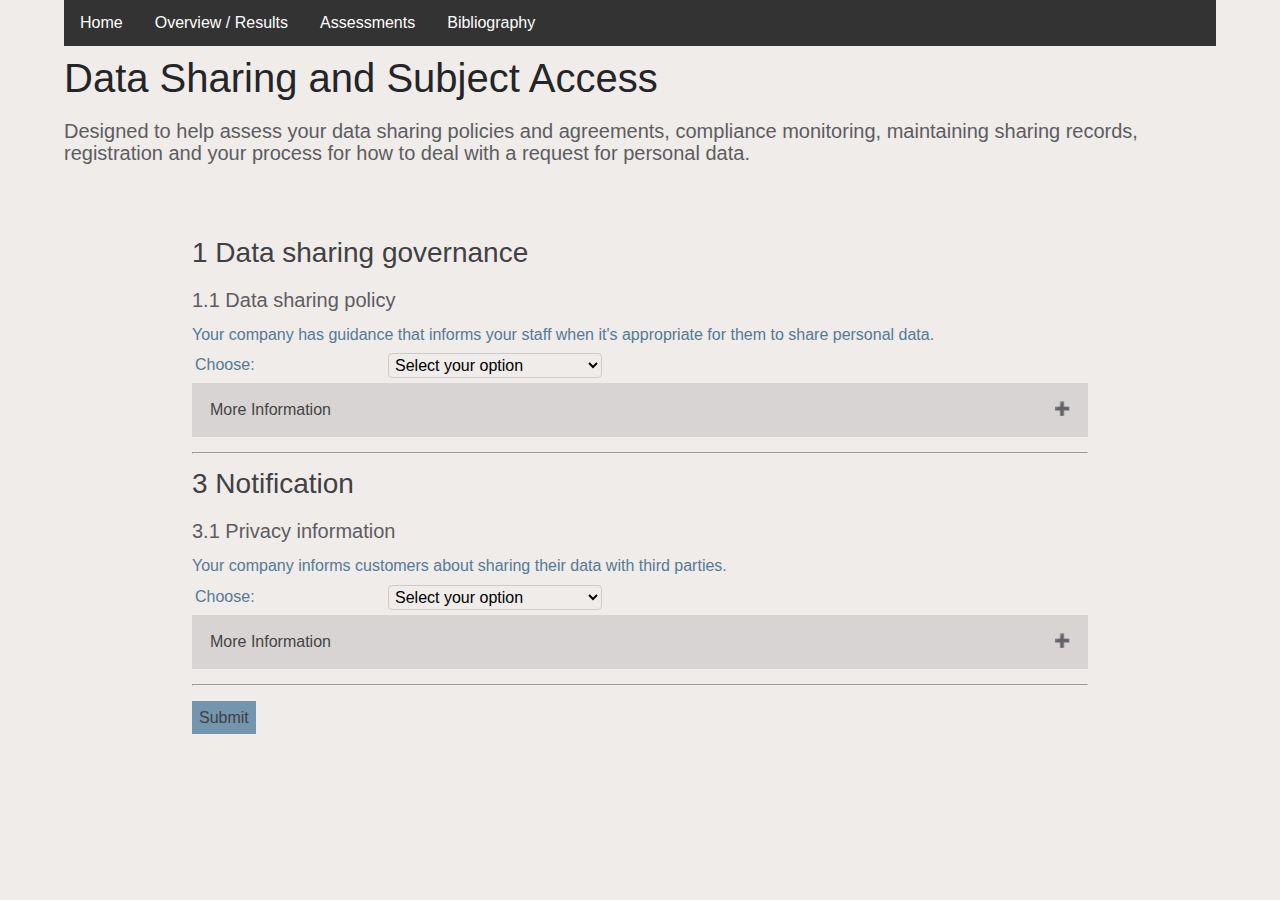
<file: templates/data-sharing.html>
<!DOCTYPE html>
<html lang="eng" xml:lang="eng">
<link href="../resources/css/stylesheet.css" rel="stylesheet">
<head>
    <title>Data Sharing</title>
    <script defer language="javascript" src="../resources/js/javascript.js" type="text/javascript"></script>
    <meta content="text/html; charset=UTF-8" http-equiv="Content-Type"/>
    <meta content="width=device-width, initial-scale=1.0" name="viewport">
</head>
<body>
<div class="header">
    <div class="navbar" id="navbar">
        <a href="../index.html">Home</a>
        <a href="overview-results.html">Overview / Results</a>
        <div class="dropdown">
            <button class="dropbtn">Assessments
                <i class="fa fa-caret-down"></i>
            </button>
            <div class="dropdown-content">
                <a href="overview-assessments.html">Overview Checklists</a>
                <a href="pre-checklist.html">Pre-Checklist</a>
                <a href="controllers-checklist.html">Controllers Checklist</a>
                <a href="processors-checklist.html">Processors Checklist</a>
                <a href="information-security.html">Information Security Checklist</a>
                <a href="#">Data Sharing and Subject Access Checklist</a>
                <a href="record-management.html">Record Management Checklist</a>
                <a href="consent-checklist.html">Lawful Basis Checklist</a>
            </div>
        </div>
        <a href="bibliography.html">Bibliography</a>
    </div>
    <h1>Data Sharing and Subject Access</h1>
    <h3>Designed to help assess your data sharing policies and agreements,
        compliance monitoring, maintaining sharing records, registration and
        your process for how to deal with a request for personal data.</h3>
</div>
<div class="content">
    <h2>1 Data sharing governance</h2>
    <h3>1.1 Data sharing policy</h3>
    <!----------------------------->
    <!-- QUESTION 1              -->
    <!----------------------------->
    <p class="text-padding">Your company has guidance that informs your staff when it's appropriate for them to share
        personal data.</p>
    <div class="column">
        <div class="input-row">
            <label for="evaluation1">Choose:</label>
            <select class="form-control" id="evaluation1" name="question" onchange="showRecommendation('1')">
                <option value="" disabled selected>Select your option</option>
                <option value="3">Successfully implemented</option>
                <option value="2">Partly implemented</option>
                <option value="1">Planned to implement</option>
                <option value="0">Not yet implemented or planned</option>
                <option value="na">Not applicable</option>
            </select>
        </div>
        <div class="recommendation" id="recommendation1">
            Make sure your company has a process in place that ensures your staff getting the knowledge how they can
            share data as well as your staff knows what kind of data they are allowed to share.
        </div>
    </div>
    <button class="accordion">More Information</button>
    <div class="panel">
        <p class="text-padding">
            Your staff has to be aware how and what personal data can be shared.
        </p>
    </div>
    <hr class="horizontal-separator">
    <h2>3 Notification</h2>
    <h3>3.1 Privacy information</h3>
    <!----------------------------->
    <!-- QUESTION 2              -->
    <!----------------------------->
    <p class="text-padding">Your company informs customers about sharing their data with third parties.</p>
    <div class="column">
        <div class="input-row">
            <label for="evaluation2">Choose:</label>
            <select class="form-control" id="evaluation2" name="question" onchange="showRecommendation('2')">
                <option value="" disabled selected>Select your option</option>
                <option value="3">Successfully implemented</option>
                <option value="2">Partly implemented</option>
                <option value="1">Planned to implement</option>
                <option value="0">Not yet implemented or planned</option>
                <option value="na">Not applicable</option>
            </select>
        </div>
        <div class="recommendation" id="recommendation2">
            You should include a disclosure that you share data with third parties in your privacy information.
        </div>
    </div>
    <button class="accordion">More Information</button>
    <div class="panel">
        <p class="text-padding">
            You need to explain to individuals how you will use their personal data and who you will share it with. You
            should include this information in your privacy information. It should clearly explain the reasons why you
            are using the data.
        </p>
    </div>
    <hr class="horizontal-separator">
    <!----------------------------->
    <!-- SCORE BOX               -->
    <!----------------------------->
    <div class="score-box" id="score-box">
        <div class="row">
            <img alt="Result" class="gold-medal" id="gold-medal" src="../resources/images/goldmedal.png">
            <img alt="Result" class="silver-medal" id="silver-medal" src="../resources/images/silvermedal.png">
            <img alt="Result" class="bronze-medal" id="bronze-medal" src="../resources/images/bronzemedal.png">
            <img alt="Result" class="warning-sign" id="warning-sign" src="../resources/images/warning.png">
            <p class="gold-text" id="gold-text">Congratulations, your organisation meets the requirements
                for data sharing and subject access at a high level. However, we generally recommend that you first go
                through the open or unimplemented items on the checklist and make adjustments as necessary. In a further
                step, it is advisable to define guidelines that determine which lawful basis applies and which data is
                shared with whom. It is always advisable to keep data sharing to a minimum.
            </p>
            <p class="silver-text" id="silver-text">Congratulations, your organisation meets the
                requirements for data sharing and subject access at a good level. Nevertheless, we recommend that you go
                through the open or unimplemented points of the checklist as soon as possible and implement appropriate
                measures. In a further step, it is advisable to define guidelines that determine which lawful basis
                applies and which data is shared with whom. It is always advisable to keep data sharing to a
                minimum.
            </p>
            <p class="bronze-text" id="bronze-text">Your organisation meets the requirements for data
                sharing and subject access at a satisfactory level. We strongly recommend that you go through the open
                or unimplemented items on the checklist as soon as possible and implement appropriate measures. As a
                further step, it is advisable to define policies that specify which lawful basis applies and which data
                is shared and with whom. Note that data sharing always poses a certain risk to the rights and freedoms
                of the data subject. It is therefore advisable to keep data sharing to a minimum.
            </p>
            <p class="warning-text" id="warning-text">Unfortunately, it seems that the level of data
                sharing and subject access is not yet sufficient in terms of GDPR compliance. We therefore strongly
                recommend that you immediately go through the open or unimplemented items on the checklist and take
                appropriate action. As a further step, it is advisable to define policies that specify which lawful
                basis applies, which data is shared with whom and whether you effectively have the right to share.
                Finally, note that data sharing always poses a certain risk to the rights and freedoms of the data
                subject. In particular, cross-border transfers of data, especially with countries outside the EU/EEA,
                pose an increased risk for the data subject. It is therefore advisable to always keep data sharing to a
                minimum.
            </p>
            <p class="nan-text" id="nan-text">Please answer all questions to get a correct evaluation for further
                procedure.</p>
        </div>
    </div>
    <div class="no-print">
        <div class="print-warning" id="print-warning">
            <p>
                For data protection reasons, no responses will be stored. Therefore, only the final evaluation score is
                transferred to the page <a href="overview-results.html">'Overview / Results'</a>.
                However, you can print this page for documentation purposes.
                <br><br>
                <button class="print-button" onClick="window.print()">Print this page</button>
            </p>
        </div>
        <button class="interaction-button" id="submit-button" onclick="countPoints('dataChecklist')">Submit</button>
        <button id="top-button" onclick="topFunction()" title="Go to top">Top</button>
    </div>
</div>
</body>
</html>
</file>
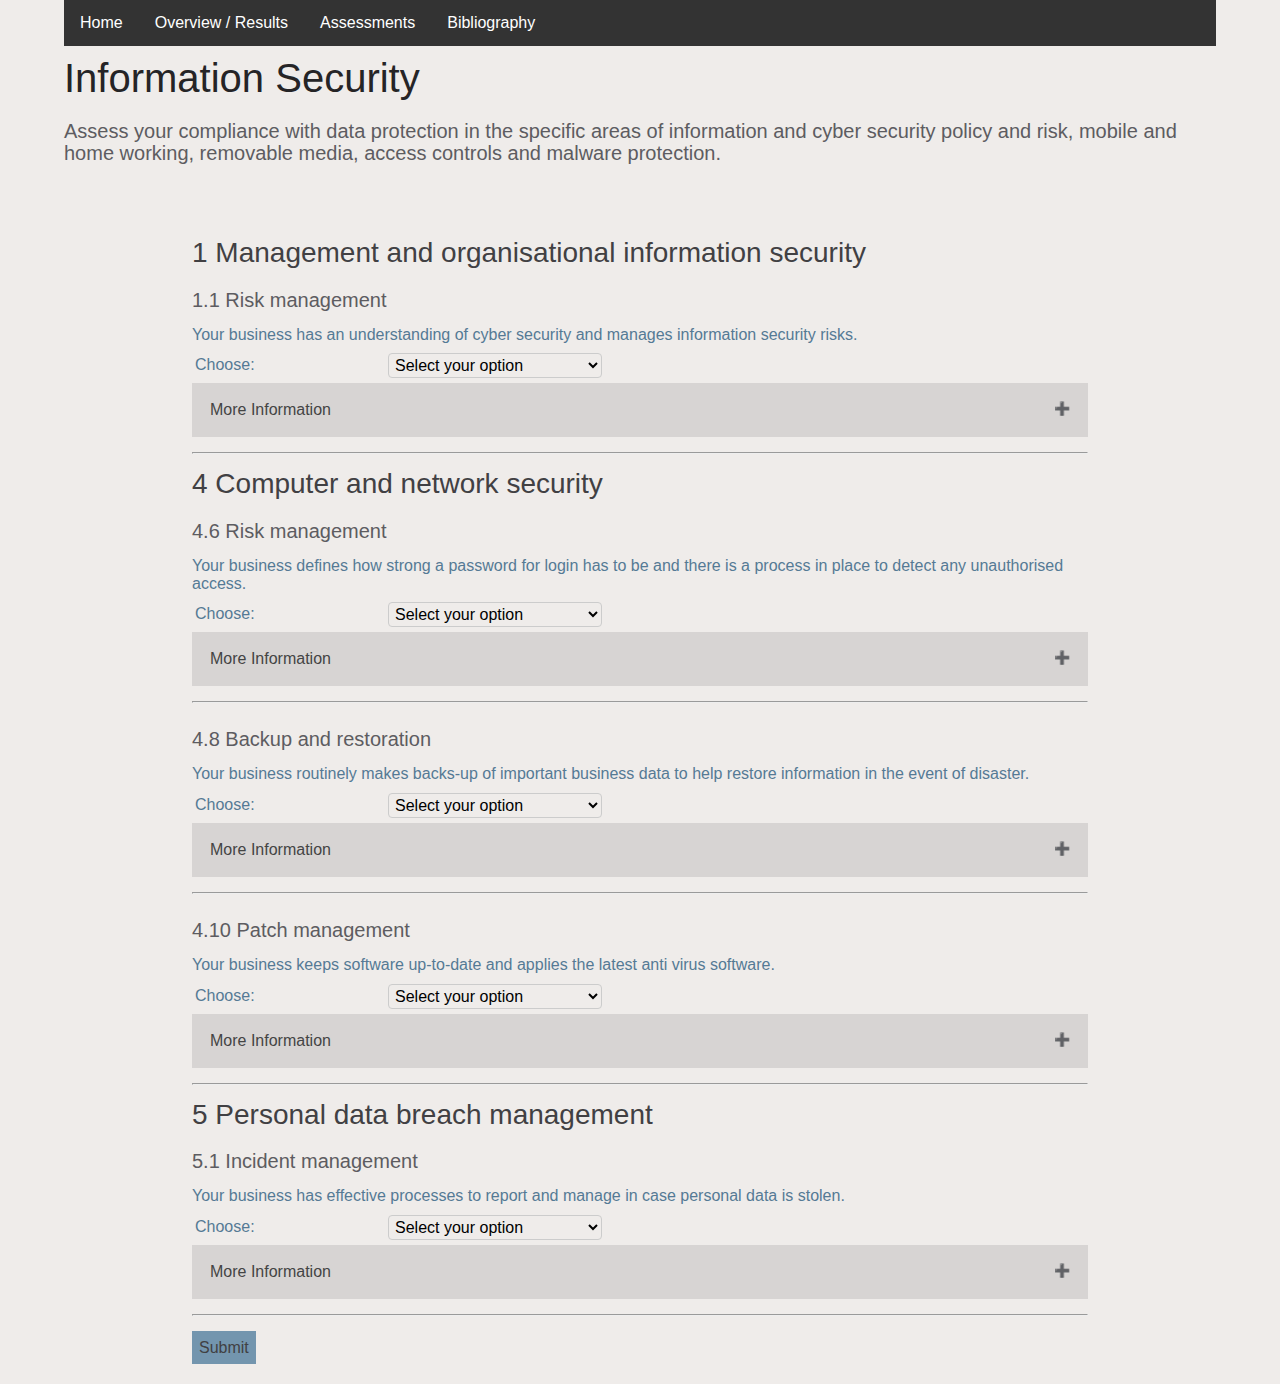
<file: templates/information-security.html>
<!DOCTYPE html>
<html lang="eng" xml:lang="eng">
<link href="../resources/css/stylesheet.css" rel="stylesheet">
<head>
    <title>Information Security</title>
    <script defer language="javascript" src="../resources/js/javascript.js" type="text/javascript"></script>
    <meta content="text/html; charset=UTF-8" http-equiv="Content-Type"/>
    <meta content="width=device-width, initial-scale=1.0" name="viewport">
</head>
<body>
<div class="header">
    <div class="navbar" id="navbar">
        <a href="../index.html">Home</a>
        <a href="overview-results.html">Overview / Results</a>
        <div class="dropdown">
            <button class="dropbtn">Assessments
                <i class="fa fa-caret-down"></i>
            </button>
            <div class="dropdown-content">
                <a href="overview-assessments.html">Overview Checklists</a>
                <a href="pre-checklist.html">Pre-Checklist</a>
                <a href="controllers-checklist.html">Controllers Checklist</a>
                <a href="processors-checklist.html">Processors Checklist</a>
                <a href="#">Information Security Checklist</a>
                <a href="data-sharing.html">Data Sharing and Subject Access Checklist</a>
                <a href="record-management.html">Record Management Checklist</a>
                <a href="consent-checklist.html">Lawful Basis Checklist</a>
            </div>
        </div>
        <a href="bibliography.html">Bibliography</a>
    </div>
    <h1>Information Security</h1>
    <h3>Assess your compliance with data protection in the specific areas of information
        and cyber security policy and risk, mobile and home working, removable media,
        access controls and malware protection.</h3>
</div>
<div class="content">
    <h2>1 Management and organisational information security</h2>
    <h3>1.1 Risk management</h3>
    <!----------------------------->
    <!-- QUESTION 1              -->
    <!----------------------------->
    <p class="text-padding">Your business has an understanding of cyber security and manages information security
        risks.</p>
    <div class="column">
        <div class="input-row">
            <label for="evaluation1">Choose:</label>
            <select class="form-control" id="evaluation1" name="question" onchange="showRecommendation('1')">
                <option disabled selected value="">Select your option</option>
                <option value="3">Successfully implemented</option>
                <option value="2">Partly implemented</option>
                <option value="1">Planned to implement</option>
                <option value="0">Not yet implemented or planned</option>
                <option value="na">Not applicable</option>
            </select>
        </div>
        <div class="recommendation" id="recommendation1">
            Get familiar with information security and get awareness how cyber crime could affect your business.
        </div>
    </div>
    <button class="accordion">More Information</button>
    <div class="panel">
        <p class="text-padding">
            The following video gives a brief introduction to cyber security:
        </p>
        <br>
        <iframe class="embedded-video" src="https://www.youtube.com/embed/inWWhr5tnEA"></iframe>
    </div>
    <hr class="horizontal-separator">
    <h2>4 Computer and network security</h2>
    <h3>4.6 Risk management</h3>
    <!----------------------------->
    <!-- QUESTION 2              -->
    <!----------------------------->
    <p class="text-padding">Your business defines how strong a password for login has to be and there is a process in
        place to detect any unauthorised access.</p>
    <div class="column">
        <div class="input-row">
            <label for="evaluation2">Choose:</label>
            <select class="form-control" id="evaluation2" name="question" onchange="showRecommendation('2')">
                <option disabled selected value="">Select your option</option>
                <option value="3">Successfully implemented</option>
                <option value="2">Partly implemented</option>
                <option value="1">Planned to implement</option>
                <option value="0">Not yet implemented or planned</option>
                <option value="na">Not applicable</option>
            </select>
        </div>
        <div class="recommendation" id="recommendation2">
            Define a policy how employees and customers have to set their password. Use long passwords with upper-lower
            case letters, numbers and special characters.
        </div>
    </div>
    <button class="accordion">More Information</button>
    <div class="panel">
        <p class="text-padding">
            With today's so-called "brute force" attacks, simple passwords can be guessed quickly. Use long passwords
            with upper-lower case letters, numbers and special characters.
            <br><br>
            The following video can help you choose a password:
        </p>
        <br>
        <iframe class="embedded-video" src="https://www.youtube.com/embed/3f0u-vw58A0"></iframe>
    </div>
    <hr class="horizontal-separator">
    <h3>4.8 Backup and restoration</h3>
    <!----------------------------->
    <!-- QUESTION 3              -->
    <!----------------------------->
    <p class="text-padding">Your business routinely makes backs-up of important business data to help restore
        information in the event of disaster.</p>
    <div class="column">
        <div class="input-row">
            <label for="evaluation3">Choose:</label>
            <select class="form-control" id="evaluation3" name="question" onchange="showRecommendation('3')">
                <option disabled selected value="">Select your option</option>
                <option value="3">Successfully implemented</option>
                <option value="2">Partly implemented</option>
                <option value="1">Planned to implement</option>
                <option value="0">Not yet implemented or planned</option>
                <option value="na">Not applicable</option>
            </select>
        </div>
        <div class="recommendation" id="recommendation3">
            Ensure a software is in place which is doing backups automatically for your critical business data.
        </div>
    </div>
    <button class="accordion">More Information</button>
    <div class="panel">
        <p class="text-padding">
            Regular backups ensure that if the worst comes to the worst, you can always jump back to a backed-up,
            flawless status.
            <br><br>
            The following video gives a brief introduction to the importance of data backups:
        </p>
        <br>
        <iframe class="embedded-video" src="https://www.youtube.com/embed/FIL6L7f32Bs"></iframe>
    </div>
    <hr class="horizontal-separator">
    <h3>4.10 Patch management</h3>
    <!----------------------------->
    <!-- QUESTION 4              -->
    <!----------------------------->
    <p class="text-padding">Your business keeps software up-to-date and applies the latest anti virus software.</p>
    <div class="column">
        <div class="input-row">
            <label for="evaluation4">Choose:</label>
            <select class="form-control" id="evaluation4" name="question" onchange="showRecommendation('4')">
                <option disabled selected value="">Select your option</option>
                <option value="3">Successfully implemented</option>
                <option value="2">Partly implemented</option>
                <option value="1">Planned to implement</option>
                <option value="0">Not yet implemented or planned</option>
                <option value="na">Not applicable</option>
            </select>
        </div>
        <div class="recommendation" id="recommendation4">
            Ensure all of your computers have an anti virus software installed which is up to date and performs scans
            automatically.
        </div>
    </div>
    <button class="accordion">More Information</button>
    <div class="panel">
        <p class="text-padding">
            A fast and reliable anti-virus program on the computer and Mac is recommended. Accordingly, the manufacturer
            should regularly keep the software up-to-date with new updates.
        </p>
    </div>
    <hr class="horizontal-separator">
    <h2>5 Personal data breach management</h2>
    <h3>5.1 Incident management</h3>
    <!----------------------------->
    <!-- QUESTION 5              -->
    <!----------------------------->
    <p class="text-padding">Your business has effective processes to report and manage in case personal data is
        stolen.</p>
    <div class="column">
        <div class="input-row">
            <label for="evaluation5">Choose:</label>
            <select class="form-control" id="evaluation5" name="question" onchange="showRecommendation('5')">
                <option disabled selected value="">Select your option</option>
                <option value="3">Successfully implemented</option>
                <option value="2">Partly implemented</option>
                <option value="1">Planned to implement</option>
                <option value="0">Not yet implemented or planned</option>
                <option value="na">Not applicable</option>
            </select>
        </div>
        <div class="recommendation" id="recommendation5">
            Define a process in the event of data loss.
        </div>
    </div>
    <button class="accordion">More Information</button>
    <div class="panel">
        <p class="text-padding">
            In the event of a data breach it is important a process is defined to which employees can get in contact
            within the company. The process ensures that the breach of security is fixed and that any damage to
            customers is limited. If customer data has been lost, it must be ensured that the customers are informed.
        </p>
    </div>
    <hr class="horizontal-separator">
    <!----------------------------->
    <!-- SCORE BOX               -->
    <!----------------------------->
    <div class="score-box" id="score-box">
        <div class="row">
            <img alt="Result" class="gold-medal" id="gold-medal" src="../resources/images/goldmedal.png">
            <img alt="Result" class="silver-medal" id="silver-medal" src="../resources/images/silvermedal.png">
            <img alt="Result" class="bronze-medal" id="bronze-medal" src="../resources/images/bronzemedal.png">
            <img alt="Result" class="warning-sign" id="warning-sign" src="../resources/images/warning.png">
            <p class="gold-text" id="gold-text">Congratulations, your organisation is meeting the information security
                requirements at a high level. However, please bear in mind that information security, like GDPR
                compliance, is an ongoing and lifelong process that must always be adapted to the changing threat
                situation in cyberspace. We recommend that you first go through the open or unimplemented items on the
                checklist and make any necessary adjustments.</p>
            <p class="silver-text" id="silver-text">Congratulations, your organisation meets the information security
                requirements at a good level. Nevertheless, we recommend that you go through the open or non-implemented
                points of the checklist as soon as possible and implement appropriate measures. Please bear in mind that
                information security, just like compliance with the GDPR, is an ongoing and lifelong process that must
                always be adapted to the changing threat situation in cyberspace.</p>
            <p class="bronze-text" id="bronze-text">Your organisation meets the information security
                requirements at a satisfactory level. We strongly recommend that you go through the open or
                unimplemented items on the checklist as soon as possible and implement appropriate measures. Please also
                keep in mind for the future that information security, just like compliance with the GDPR, is an ongoing
                and lifelong process. When implementing, also consider the constantly changing threat situation in
                cyberspace, which makes flexible and dynamic processes and structures more suitable for implementing
                information security.</p>
            <p class="warning-text" id="warning-text">Unfortunately, it seems that the level of information security in
                your organisation is not yet sufficient according to GDPR compliance. We strongly recommend that you go
                through the checklist and implement it in your organisation. Furthermore, it is advisable to integrate
                an information security management system in accordance with ISO/IEC 27001 in your organisation. This
                will ensure the continuous change of information security requirements.</p>
            <p class="nan-text" id="nan-text">Please answer all questions to get a correct evaluation for further
                procedure.</p>
        </div>
    </div>
    <div class="no-print">
        <div class="print-warning" id="print-warning">
            <p>
                For data protection reasons, no responses will be stored. Therefore, only the final evaluation score is
                transferred to the page <a href="overview-results.html">'Overview / Results'</a>.
                However, you can print this page for documentation purposes.
                <br><br>
                <button class="print-button" onClick="window.print()">Print this page</button>
            </p>
        </div>
        <button class="interaction-button" id="submit-button" onclick="countPoints('informationChecklist')">Submit</button>
        <button id="top-button" onclick="topFunction()" title="Go to top">Top</button>
    </div>
</div>
</body>
</html>
</file>
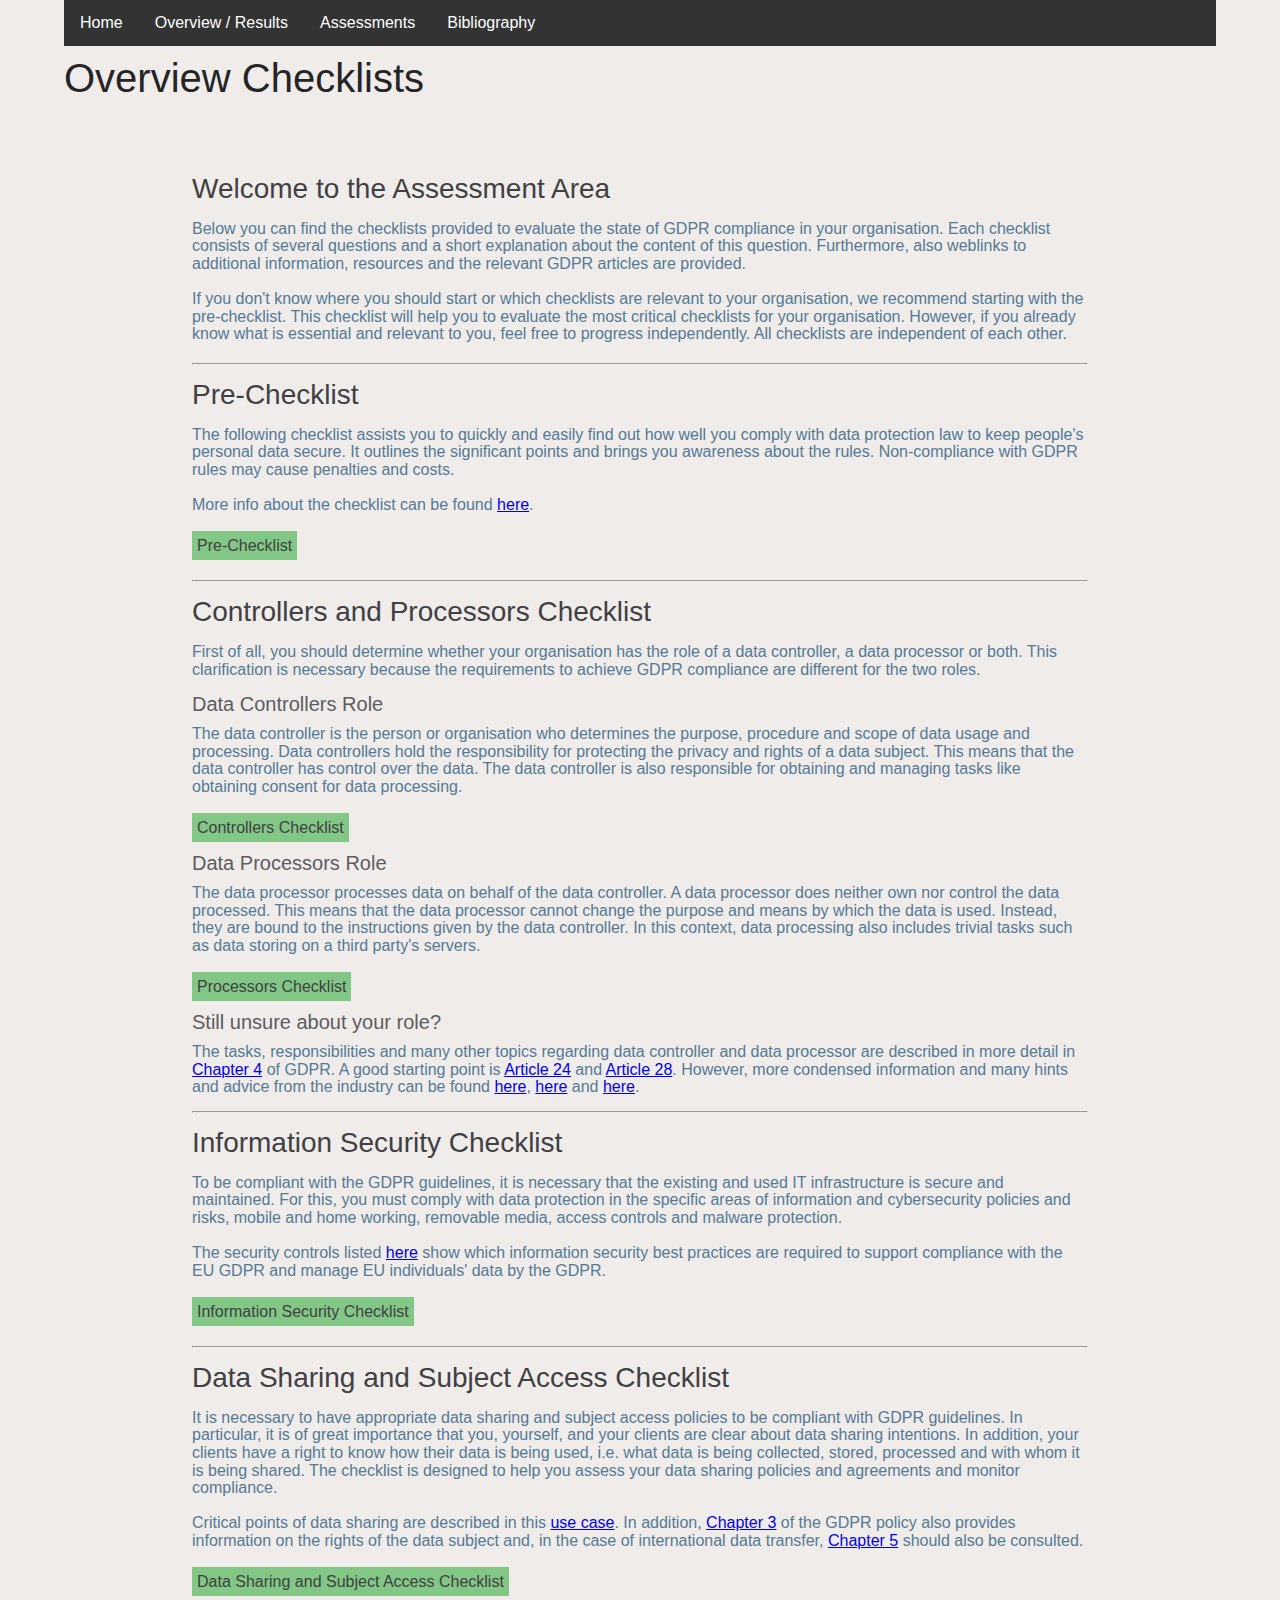
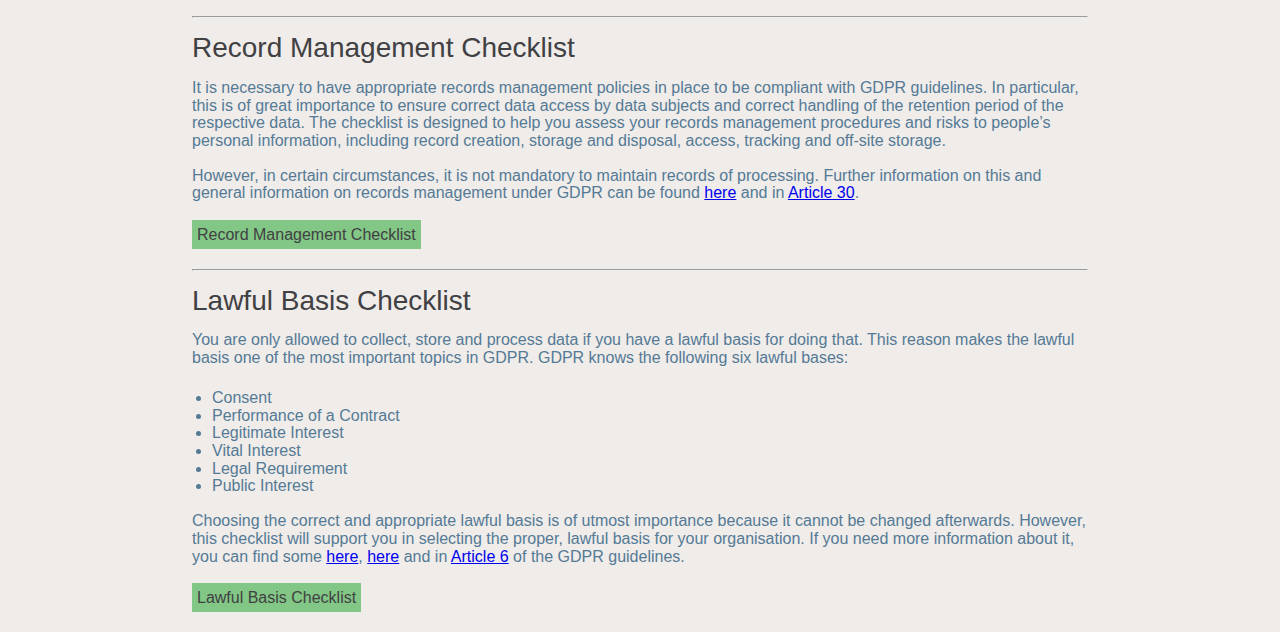
<file: templates/overview-assessments.html>
<!DOCTYPE html>
<html lang="eng" xml:lang="eng">
<link href="../resources/css/stylesheet.css" rel="stylesheet">
<head>
    <title>Overview Checklists</title>
    <script defer language="javascript" src="../resources/js/javascript.js" type="text/javascript"></script>
    <meta content="text/html; charset=UTF-8" http-equiv="Content-Type"/>
    <meta content="width=device-width, initial-scale=1.0" name="viewport">
</head>
<body>
<div class="header">
    <div class="navbar" id="navbar">
        <a href="../index.html">Home</a>
        <a href="overview-results.html">Overview / Results</a>
        <div class="dropdown">
            <button class="dropbtn">Assessments
                <i class="fa fa-caret-down"></i>
            </button>
            <div class="dropdown-content">
                <a href="#">Overview Checklists</a>
                <a href="pre-checklist.html">Pre-Checklist</a>
                <a href="controllers-checklist.html">Controllers Checklist</a>
                <a href="processors-checklist.html">Processors Checklist</a>
                <a href="information-security.html">Information Security Checklist</a>
                <a href="data-sharing.html">Data Sharing and Subject Access Checklist</a>
                <a href="record-management.html">Record Management Checklist</a>
                <a href="consent-checklist.html">Lawful Basis Checklist</a>
            </div>
        </div>
        <a href="bibliography.html">Bibliography</a>
    </div>
    <div class="row">
        <h1>Overview Checklists</h1>
    </div>
</div>
<div class="content">
    <h2>Welcome to the Assessment Area</h2>
    <p class="text-padding">Below you can find the checklists provided to evaluate the state of GDPR compliance in your
        organisation. Each checklist consists of several questions and a short explanation about the content of this
        question. Furthermore, also weblinks to additional information, resources and the relevant GDPR articles are
        provided.<br><br>

        If you don't know where you should start or which checklists are relevant to your organisation, we recommend
        starting with the pre-checklist. This checklist will help you to evaluate the most critical checklists for your
        organisation. However, if you already know what is essential and relevant to you, feel free to progress
        independently. All checklists are independent of each other.</p>

    <hr class="horizontal-separator">
    <h2>Pre-Checklist</h2>
    <p class="text-padding"> The following checklist assists you to quickly and easily find out how well you comply with
        data protection law to keep people's personal data secure. It outlines the significant points and brings you
        awareness about the rules. Non-compliance with GDPR rules may cause penalties and costs.<br><br> More info about
        the checklist can be found <a
                href="https://ico.org.uk/for-organisations/sme-web-hub/checklists/assessment-for-small-business-owners-and-sole-traders/"
                target="_blank">here</a>.
        <br><br>
        <a href="pre-checklist.html" class="checklist-button">Pre-Checklist</a>
    </p>

    <hr class="horizontal-separator">
    <h2>Controllers and Processors Checklist</h2>
    <p class="text-padding">First of all, you should determine whether your organisation has the role of a data
        controller, a data processor or both. This clarification is necessary because the requirements to achieve GDPR
        compliance are different for the two roles.
    <h3>Data Controllers Role</h3>
    The data controller is the person or organisation who determines the purpose, procedure and scope of data usage and
    processing. Data controllers hold the responsibility for protecting the privacy and rights of a data subject. This
    means that the data controller has control over the data. The data controller is also responsible for obtaining and
    managing tasks like obtaining consent for data processing.
    <br><br>
    <a href="controllers-checklist.html" class="checklist-button">Controllers Checklist</a>
    <h3>Data Processors Role</h3>
    The data processor processes data on behalf of the data controller. A data processor does neither own nor control
    the data processed. This means that the data processor cannot change the purpose and means by which the data is
    used. Instead, they are bound to the instructions given by the data controller. In this context, data processing
    also includes trivial tasks such as data storing on a third party's servers.
    <br><br>
    <a href="processors-checklist.html" class="checklist-button">Processors Checklist</a>
    <h3>Still unsure about your role?</h3>
    The tasks, responsibilities and many other topics regarding data controller and data processor are described in more
    detail in <a href="https://gdpr-info.eu/chapter-4/" target="_blank">Chapter 4</a> of GDPR. A good starting point is
    <a href="https://gdpr-info.eu/art-24-gdpr/" target="_blank">Article 24</a> and
    <a href="https://gdpr-info.eu/art-28-gdpr/" target="_blank">Article 28</a>.
    However, more condensed information and many hints and advice from the industry can be found
    <a href="https://www.osborneclarke.com/insights/am-i-a-data-controller-or-a-data-processor-and-why-is-it-important-anyway/"
       target="_blank">here</a>,
    <a href="https://digitalguardian.com/blog/data-controller-vs-data-processor-whats-difference"
       target="_blank">here</a> and
    <a href="https://www.termsfeed.com/blog/gdpr-data-controller-vs-processor/" target="_blank">here</a>.
    </p>

    <hr class="horizontal-separator">
    <h2>Information Security Checklist</h2>
    <p class="text-padding">
        To be compliant with the GDPR guidelines, it is necessary that the existing and used IT infrastructure is secure
        and maintained. For this, you must comply with data protection in the specific areas of information and
        cybersecurity policies and risks, mobile and home working, removable media, access controls and malware
        protection.<br><br>

        The security controls listed <a
            href="https://cipher.com/blog/how-does-information-security-support-the-eu-gdpr/" target="_blank">here</a>
        show which information security best practices are required to support compliance with the EU GDPR and manage EU
        individuals' data by the GDPR.
        <br><br>
        <a href="information-security.html" class="checklist-button">Information Security Checklist</a>
    </p>

    <hr class="horizontal-separator">
    <h2>Data Sharing and Subject Access Checklist</h2>
    <p class="text-padding">
        It is necessary to have appropriate data sharing and subject access policies to be compliant with GDPR
        guidelines. In particular, it is of great importance that you, yourself, and your clients are clear about data
        sharing intentions. In addition, your clients have a right to know how their data is being used, i.e. what data
        is being collected, stored, processed and with whom it is being shared. The checklist is designed to help you
        assess your data sharing policies and agreements and monitor compliance.<br><br>

        Critical points of data sharing are described in this <a href="https://gdpr.eu/data-sharing-bounty-fine/"
                                                                 target="_blank">use case</a>. In addition, <a
            href="https://gdpr-info.eu/chapter-3/" target="_blank">Chapter 3</a> of the GDPR policy also
        provides information on the rights of the data subject and, in the case of international data transfer, <a
            href="https://gdpr-info.eu/chapter-5/" target="_blank">Chapter 5</a> should also be consulted.
        <br><br>
        <a href="data-sharing.html" class="checklist-button">Data Sharing and Subject Access Checklist</a>
    </p>

    <hr class="horizontal-separator">
    <h2>Record Management Checklist</h2>
    <p class="text-padding">
        It is necessary to have appropriate records management policies in place to be compliant with GDPR guidelines.
        In particular, this is of great importance to ensure correct data access by data subjects and correct handling
        of the retention period of the respective data. The checklist is designed to help you assess your records
        management procedures and risks to people’s personal information, including record creation, storage and
        disposal, access, tracking and off-site storage.<br><br>

        However, in certain circumstances, it is not mandatory to maintain records of processing. Further information on
        this and general information on records management under GDPR can be found <a
            href="https://gdprinformer.com/gdpr-articles/rules-record-keeping-gdpr" target="_blank">here</a> and in <a
            href="https://gdpr-info.eu/art-30-gdpr/" target="_blank">Article 30</a>.
        <br><br>
        <a href="record-management.html" class="checklist-button">Record Management Checklist</a>
    </p>

    <hr class="horizontal-separator">
    <h2>Lawful Basis Checklist</h2>
    <p class="text-padding">You are only allowed to collect, store and process data if you have a lawful basis for doing
        that. This reason makes the lawful basis one of the most important topics in GDPR. GDPR knows the following six
        lawful bases:
        <br><br>
    <ul class="specification-list-level-one">
        <li>Consent</li>
        <li>Performance of a Contract</li>
        <li>Legitimate Interest</li>
        <li>Vital Interest</li>
        <li>Legal Requirement</li>
        <li>Public Interest</li>
    </ul>
    <br>
    Choosing the correct and appropriate lawful basis is of utmost importance because it cannot be changed afterwards.
    However, this checklist will support you in selecting the proper, lawful basis for your organisation. If you need
    more information about it, you can find some
    <a href="https://kirkpatrickprice.com/video/gdpr-fundamentals-legal-basis-for-processing/#:~:text=Video%20Transcript-,GDPR%20requires%20any%20organization%20processing%20personal%20data%20to%20have%20a,requirement%2C%20and%20a%20public%20interest."
       target="_blank">here</a>,
    <a href="https://gdpr.eu/gdpr-consent-requirements/" target="_blank">here</a>
    and in <a href="https://gdpr-info.eu/art-6-gdpr/" target="_blank">Article 6</a> of the GDPR guidelines.
    <br><br>
    <a href="consent-checklist.html" class="checklist-button">Lawful Basis Checklist</a>
    </p>
    <div class="no-print">
    <button id="top-button" onclick="topFunction()" title="Go to top">Top</button>
    </div>
</div>
</body>
</html>
</file>
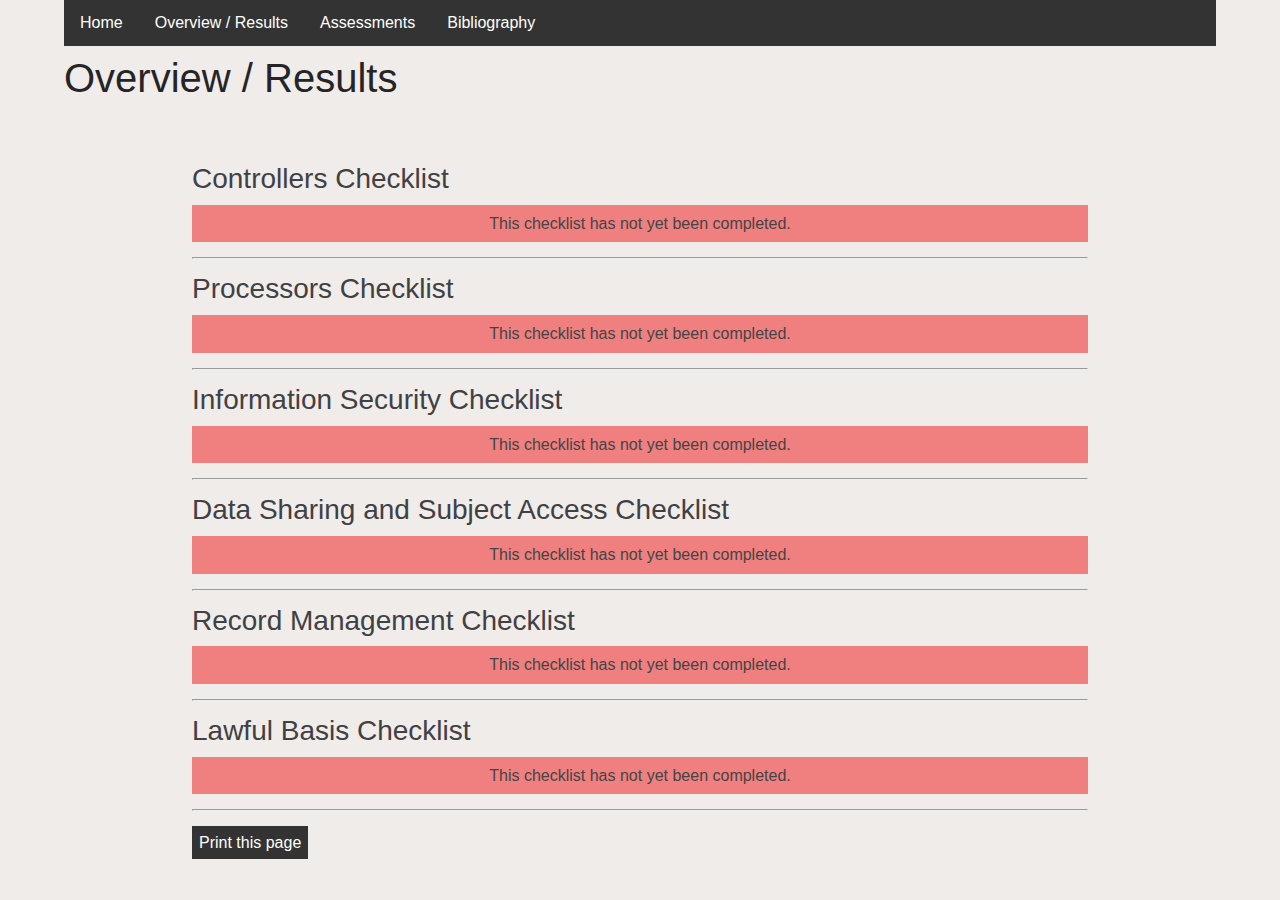
<file: templates/overview-results.html>
<!DOCTYPE html>
<html lang="eng" xml:lang="eng">
<link href="../resources/css/stylesheet.css" rel="stylesheet">
<head>
    <title>Overview / Results</title>
    <script defer language="javascript" src="../resources/js/javascript.js" type="text/javascript"></script>
    <meta content="text/html; charset=UTF-8" http-equiv="Content-Type"/>
    <meta content="width=device-width, initial-scale=1.0" name="viewport">
</head>
<body>
<div class="header">
    <div class="navbar" id="navbar">
        <a href="../index.html">Home</a>
        <a href="#">Overview / Results</a>
        <div class="dropdown">
            <button class="dropbtn">Assessments
                <i class="fa fa-caret-down"></i>
            </button>
            <div class="dropdown-content">
                <a href="overview-assessments.html">Overview Checklists</a>
                <a href="pre-checklist.html">Pre-Checklist</a>
                <a href="controllers-checklist.html">Controllers Checklist</a>
                <a href="processors-checklist.html">Processors Checklist</a>
                <a href="information-security.html">Information Security Checklist</a>
                <a href="data-sharing.html">Data Sharing and Subject Access Checklist</a>
                <a href="record-management.html">Record Management Checklist</a>
                <a href="consent-checklist.html">Lawful Basis Checklist</a>
            </div>
        </div>
        <a href="bibliography.html">Bibliography</a>
    </div>
    <h1>Overview / Results</h1>
</div>
<div class="content">
    <h2>Controllers Checklist</h2>
    <div class="recommendation" id="no-controllers-checklist">
        This checklist has not yet been completed.
    </div>
    <div class="score-box" id="score-box-controllers-checklist">
        <div class="row">
            <img alt="Result" class="gold-medal" id="gold-medal-controllers-checklist"
                 src="../resources/images/goldmedal.png">
            <img alt="Result" class="silver-medal" id="silver-medal-controllers-checklist"
                 src="../resources/images/silvermedal.png">
            <img alt="Result" class="bronze-medal" id="bronze-medal-controllers-checklist"
                 src="../resources/images/bronzemedal.png">
            <img alt="Result" class="warning-sign" id="warning-sign-controllers-checklist"
                 src="../resources/images/warning.png">
            <p class="gold-text" id="gold-text-controllers-checklist">Congratulations, your organisation fulfills GDPR
                compliance
                already on a high level. However, please consider that this is just a temporary state because GDPR
                compliance is an
                ongoing and lifelong process. We recommend that you first go through the open or unimplemented points
                of the checklist. Afterwards, it is recommended to develop a concept that ensures continuous GDPR
                compliance
                for your organisation.</p>
            <p class="silver-text" id="silver-text-controllers-checklist">Congratulations, your organisation fulfills
                GDPR compliance
                already on a good level. However, we recommend that you go through the open points of the checklist as
                soon as
                possible. Please also consider that GDPR is an ongoing and lifelong process. Therefore, we recommend
                that you
                develop a concept to ensure a continuous GDPR compliance.</p>
            <p class="bronze-text" id="bronze-text-controllers-checklist">Your organisation fulfills
                GDPR compliance
                already on a satisfying level. However, there are still many open or not completely implemented points
                to be compliant with GDPR.
                We recommend that you work through those as soon as possible. Please also consider that GDPR compliance
                is just
                a temporary state. Therefore, we recommend that you develop a concept how your organisation can
                guarantee a
                continuous and ongoing GDPR compliance.</p>
            <p class="warning-text" id="warning-text-controllers-checklist">Unfortunately, it seems that the state of
                GDPR compliance
                in your organisation is not yet sufficient. We strongly recommend that you go through the checklist and
                implement these
                points in your organisation. Please also check the additional information provided in the different
                questions
                in the checklist if you need more information about a specific topic. There are also various companies
                on the
                market which are specialised in helping an organisation to achieve GDPR compliance. However, GDPR
                compliance
                is just a temporary state. We recommend that you also develop a concept to ensure an ongoing and
                lifelong
                compliance with the GDPR guidelines.</p>
        </div>
    </div>
    <hr class="horizontal-separator">
    <h2>Processors Checklist</h2>
    <div class="recommendation" id="no-processors-checklist">
        This checklist has not yet been completed.
    </div>
    <div class="score-box" id="score-box-processors-checklist">
        <div class="row">
            <img alt="Result" class="gold-medal" id="gold-medal-processors-checklist"
                 src="../resources/images/goldmedal.png">
            <img alt="Result" class="silver-medal" id="silver-medal-processors-checklist"
                 src="../resources/images/silvermedal.png">
            <img alt="Result" class="bronze-medal" id="bronze-medal-processors-checklist"
                 src="../resources/images/bronzemedal.png">
            <img alt="Result" class="warning-sign" id="warning-sign-processors-checklist"
                 src="../resources/images/warning.png">
            <p class="gold-text" id="gold-text-processors-checklist">Congratulations, your organisation fulfills GDPR
                compliance
                already on a high level. However, please consider that this is just a temporary state because GDPR
                compliance is an
                ongoing and lifelong process. We recommend that you first go through the open or unimplemented points
                of the checklist. Afterwards, it is recommended to develop a concept that ensures continuous GDPR
                compliance
                for your organisation.</p>
            <p class="silver-text" id="silver-text-processors-checklist">Congratulations, your organisation fulfills
                GDPR compliance
                already on a good level. However, we recommend that you go through the open points of the checklist as
                soon as
                possible. Please also consider that GDPR is an ongoing and lifelong process. Therefore, we recommend
                that you
                develop a concept to ensure a continuous GDPR compliance.</p>
            <p class="bronze-text" id="bronze-text-processors-checklist">Your organisation fulfills
                GDPR compliance
                already on a satisfying level. However, there are still many open or not completely implemented points
                to be compliant with GDPR.
                We recommend that you work through those as soon as possible. Please also consider that GDPR compliance
                is just
                a temporary state. Therefore, we recommend that you develop a concept how your organisation can
                guarantee a
                continuous and ongoing GDPR compliance.</p>
            <p class="warning-text" id="warning-text-processors-checklist">Unfortunately, it seems that the state of
                GDPR compliance in your organisation is not yet sufficient. We strongly recommend that you go through
                the
                checklist and implement these points in your organisation. Please also check the additional information
                provided in the different questions in the checklist if you need more information about a specific
                topic.
                There are also various companies on the market which are specialised in helping an organisation to
                achieve
                GDPR compliance. However, GDPR compliance is just a temporary state. We recommend that you also develop
                a concept to ensure an ongoing and lifelong compliance with the GDPR guidelines.</p>
        </div>
    </div>
    <hr class="horizontal-separator">
    <h2>Information Security Checklist</h2>
    <div class="recommendation" id="no-information-checklist">
        This checklist has not yet been completed.
    </div>
    <div class="score-box" id="score-box-information-checklist">
        <div class="row">
            <img alt="Result" class="gold-medal" id="gold-medal-information-checklist"
                 src="../resources/images/goldmedal.png">
            <img alt="Result" class="silver-medal" id="silver-medal-information-checklist"
                 src="../resources/images/silvermedal.png">
            <img alt="Result" class="bronze-medal" id="bronze-medal-information-checklist"
                 src="../resources/images/bronzemedal.png">
            <img alt="Result" class="warning-sign" id="warning-sign-information-checklist"
                 src="../resources/images/warning.png">
            <p class="gold-text" id="gold-text-information-checklist">Congratulations, your organisation is meeting the
                information security
                requirements at a high level. However, please bear in mind that information security, like GDPR
                compliance, is an ongoing and lifelong process that must always be adapted to the changing threat
                situation in cyberspace. We recommend that you first go through the open or unimplemented items on the
                checklist and make any necessary adjustments.</p>
            <p class="silver-text" id="silver-text-information-checklist">Congratulations, your organisation meets the
                information security
                requirements at a good level. Nevertheless, we recommend that you go through the open or non-implemented
                points of the checklist as soon as possible and implement appropriate measures. Please bear in mind that
                information security, just like compliance with the GDPR, is an ongoing and lifelong process that must
                always be adapted to the changing threat situation in cyberspace.</p>
            <p class="bronze-text" id="bronze-text-information-checklist">Your organisation meets the
                information security
                requirements at a satisfactory level. We strongly recommend that you go through the open or
                unimplemented items on the checklist as soon as possible and implement appropriate measures. Please also
                keep in mind for the future that information security, just like compliance with the GDPR, is an ongoing
                and lifelong process. When implementing, also consider the constantly changing threat situation in
                cyberspace, which makes flexible and dynamic processes and structures more suitable for implementing
                information security.</p>
            <p class="warning-text" id="warning-text-information-checklist">Unfortunately, it seems that the level of
                information security in
                your organisation is not yet sufficient according to GDPR compliance. We strongly recommend that you go
                through the checklist and implement it in your organisation. Furthermore, it is advisable to integrate
                an information security management system in accordance with ISO/IEC 27001 in your organisation. This
                will ensure the continuous change of information security requirements.</p>
        </div>
    </div>
    <hr class="horizontal-separator">
    <h2>Data Sharing and Subject Access Checklist</h2>
    <div class="recommendation" id="no-data-checklist">
        This checklist has not yet been completed.
    </div>
    <div class="score-box" id="score-box-data-checklist">
        <div class="row">
            <img alt="Result" class="gold-medal" id="gold-medal-data-checklist" src="../resources/images/goldmedal.png">
            <img alt="Result" class="silver-medal" id="silver-medal-data-checklist"
                 src="../resources/images/silvermedal.png">
            <img alt="Result" class="bronze-medal" id="bronze-medal-data-checklist"
                 src="../resources/images/bronzemedal.png">
            <img alt="Result" class="warning-sign" id="warning-sign-data-checklist"
                 src="../resources/images/warning.png">
            <p class="gold-text" id="gold-text-data-checklist">Congratulations, your organisation meets the requirements
                for data sharing and subject access at a high level. However, we generally recommend that you first go
                through the open or unimplemented items on the checklist and make adjustments as necessary. In a further
                step, it is advisable to define guidelines that determine which lawful basis applies and which data is
                shared with whom. It is always advisable to keep data sharing to a minimum.</p>
            <p class="silver-text" id="silver-text-data-checklist">Congratulations, your organisation meets the
                requirements for data sharing and subject access at a good level. Nevertheless, we recommend that you go
                through the open or unimplemented points of the checklist as soon as possible and implement appropriate
                measures. In a further step, it is advisable to define guidelines that determine which lawful basis
                applies and which data is shared with whom. It is always advisable to keep data sharing to a
                minimum.</p>
            <p class="bronze-text" id="bronze-text-data-checklist">Your organisation meets the requirements for data
                sharing and subject access at a satisfactory level. We strongly recommend that you go through the open
                or unimplemented items on the checklist as soon as possible and implement appropriate measures. As a
                further step, it is advisable to define policies that specify which lawful basis applies and which data
                is shared and with whom. Note that data sharing always poses a certain risk to the rights and freedoms
                of the data subject. It is therefore advisable to keep data sharing to a minimum.</p>
            <p class="warning-text" id="warning-text-data-checklist">Unfortunately, it seems that the level of data
                sharing and subject access is not yet sufficient in terms of GDPR compliance. We therefore strongly
                recommend that you immediately go through the open or unimplemented items on the checklist and take
                appropriate action. As a further step, it is advisable to define policies that specify which lawful
                basis applies, which data is shared with whom and whether you effectively have the right to share.
                Finally, note that data sharing always poses a certain risk to the rights and freedoms of the data
                subject. In particular, cross-border transfers of data, especially with countries outside the EU/EEA,
                pose an increased risk for the data subject. It is therefore advisable to always keep data sharing to a
                minimum.</p>
        </div>
    </div>
    <hr class="horizontal-separator">
    <h2>Record Management Checklist</h2>
    <div class="recommendation" id="no-record-checklist">
        This checklist has not yet been completed.
    </div>
    <div class="score-box" id="score-box-record-checklist">
        <div class="row">
            <img alt="Result" class="gold-medal" id="gold-medal-record-checklist"
                 src="../resources/images/goldmedal.png">
            <img alt="Result" class="silver-medal" id="silver-medal-record-checklist"
                 src="../resources/images/silvermedal.png">
            <img alt="Result" class="bronze-medal" id="bronze-medal-record-checklist"
                 src="../resources/images/bronzemedal.png">
            <img alt="Result" class="warning-sign" id="warning-sign-record-checklist"
                 src="../resources/images/warning.png">
            <p class="gold-text" id="gold-text-record-checklist">Congratulations, your organisation is meeting the
                records management
                requirements at a high level. However, we generally recommend that you first go through the open or
                unimplemented items on the checklist and make adjustments as necessary. In a further step, it is
                advisable to subject your record management to periodic audits. This will ensure that the records are up
                to date and compliant with the GDPR guidelines.</p>
            <p class="silver-text" id="silver-text-record-checklist">Congratulations, your organisation meets the
                requirements for
                records management at a good level. Nevertheless, we recommend that you go through the open or
                unimplemented points of the checklist as soon as possible and implement appropriate measures. As a
                further step, it is advisable to subject your records management to periodic audits in the future. This
                way, you can ensure that the records are up-to-date and compliant with the GDPR guidelines.</p>
            <p class="bronze-text" id="bronze-text-record-checklist">Your organisation meets the records management
                requirements at a
                satisfactory level. We strongly recommend that you go through the open or unimplemented items on the
                checklist as soon as possible and implement appropriate measures. As a further step, it is advisable to
                subject your records management to regular audits in the future. This way you can ensure that records
                are up to date and compliant with GDPR guidelines. Note that being compliant with the GDPR policy also
                improves your organisation's overall reputation.</p>
            <p class="warning-text" id="warning-text-record-checklist">Unfortunately, it seems that the level of records
                management according to GDPR compliance is not yet sufficient. Therefore, we strongly recommend that you
                immediately go through the open or unimplemented points of the checklist and implement appropriate
                measures. Although the record retention rules apply to both controllers and processors employing 250
                staff or more, records that meet a high standard will increase the effectiveness of your overall GDPR
                compliance processes. Further, it can improve the overall reputation of the business. Therefore,
                documenting your processing activities is extremely important.</p>
        </div>
    </div>
    <hr class="horizontal-separator">
    <h2>Lawful Basis Checklist</h2>
    <div class="recommendation" id="no-consent-checklist">
        This checklist has not yet been completed.
    </div>
    <div class="score-box" id="score-box-consent-checklist">
        <div class="row">
            <img alt="Result" class="gold-medal" id="gold-medal-consent-checklist"
                 src="../resources/images/goldmedal.png">
            <img alt="Result" class="silver-medal" id="silver-medal-consent-checklist"
                 src="../resources/images/silvermedal.png">
            <img alt="Result" class="bronze-medal" id="bronze-medal-consent-checklist"
                 src="../resources/images/bronzemedal.png">
            <img alt="Result" class="warning-sign" id="warning-sign-consent-checklist"
                 src="../resources/images/warning.png">
            <p class="gold-text" id="gold-text-consent-checklist">Congratulations, your organisation already has a clear
                Lawful Basis for data processing with regard to the GDPR Guidelines. However, please remember that
                Lawful Basis sets the foundation for the Guidelines. If there are any changes in the way business is
                conducted and data is handled, the relevant bodies must be informed. However, we recommend that you
                still go through the open or unimplemented items on the checklist and make any necessary
                adjustments.</p>
            <p class="silver-text" id="silver-text-consent-checklist">Congratulations, your organisation already has a
                good lawful basis for data processing with regard to the GDPR Guidelines. Please remember that the
                Lawful
                Basis is the foundation for the Guidelines. If there are changes in the way business is conducted and
                data is
                processed, the relevant bodies need to be informed. We therefore recommend going through the
                unimplemented items on the checklist and making adjustments.</p>
            <p class="bronze-text" id="bronze-text-consent-checklist">Your organisation already has a satisfying Lawful
                Basis for data processing in relation to the GDPR Guidelines. Please remember that the Lawful Basis is
                the essential foundation for the Guidelines. It is important that you clearly define your Lawful Basis
                for data processing and communicate it to clients accordingly. We therefore recommend that you go
                through the unimplemented items on the checklist and make adjustments.</p>
            <p class="warning-text" id="warning-text-consent-checklist">Unfortunately, it seems that the state of the
                Lawful Basis for data processing in relation to the GDPR Guidelines is not yet sufficient. Please
                remember that the Lawful Basis is the essential basis for the Guidelines. It is of utmost importance
                that you clearly define your Lawful Basis for data processing and communicate it to clients accordingly.
                We strongly advise you to go through the unimplemented items on the checklist and take appropriate
                actions.</p>
        </div>
    </div>
    <hr class="horizontal-separator">
    <div class="no-print">
        <button class="print-button" onClick="window.print()">Print this page</button>
        <button id="top-button" onclick="topFunction()" title="Go to top">Top</button>
    </div>
</div>
</body>
</html>
</file>
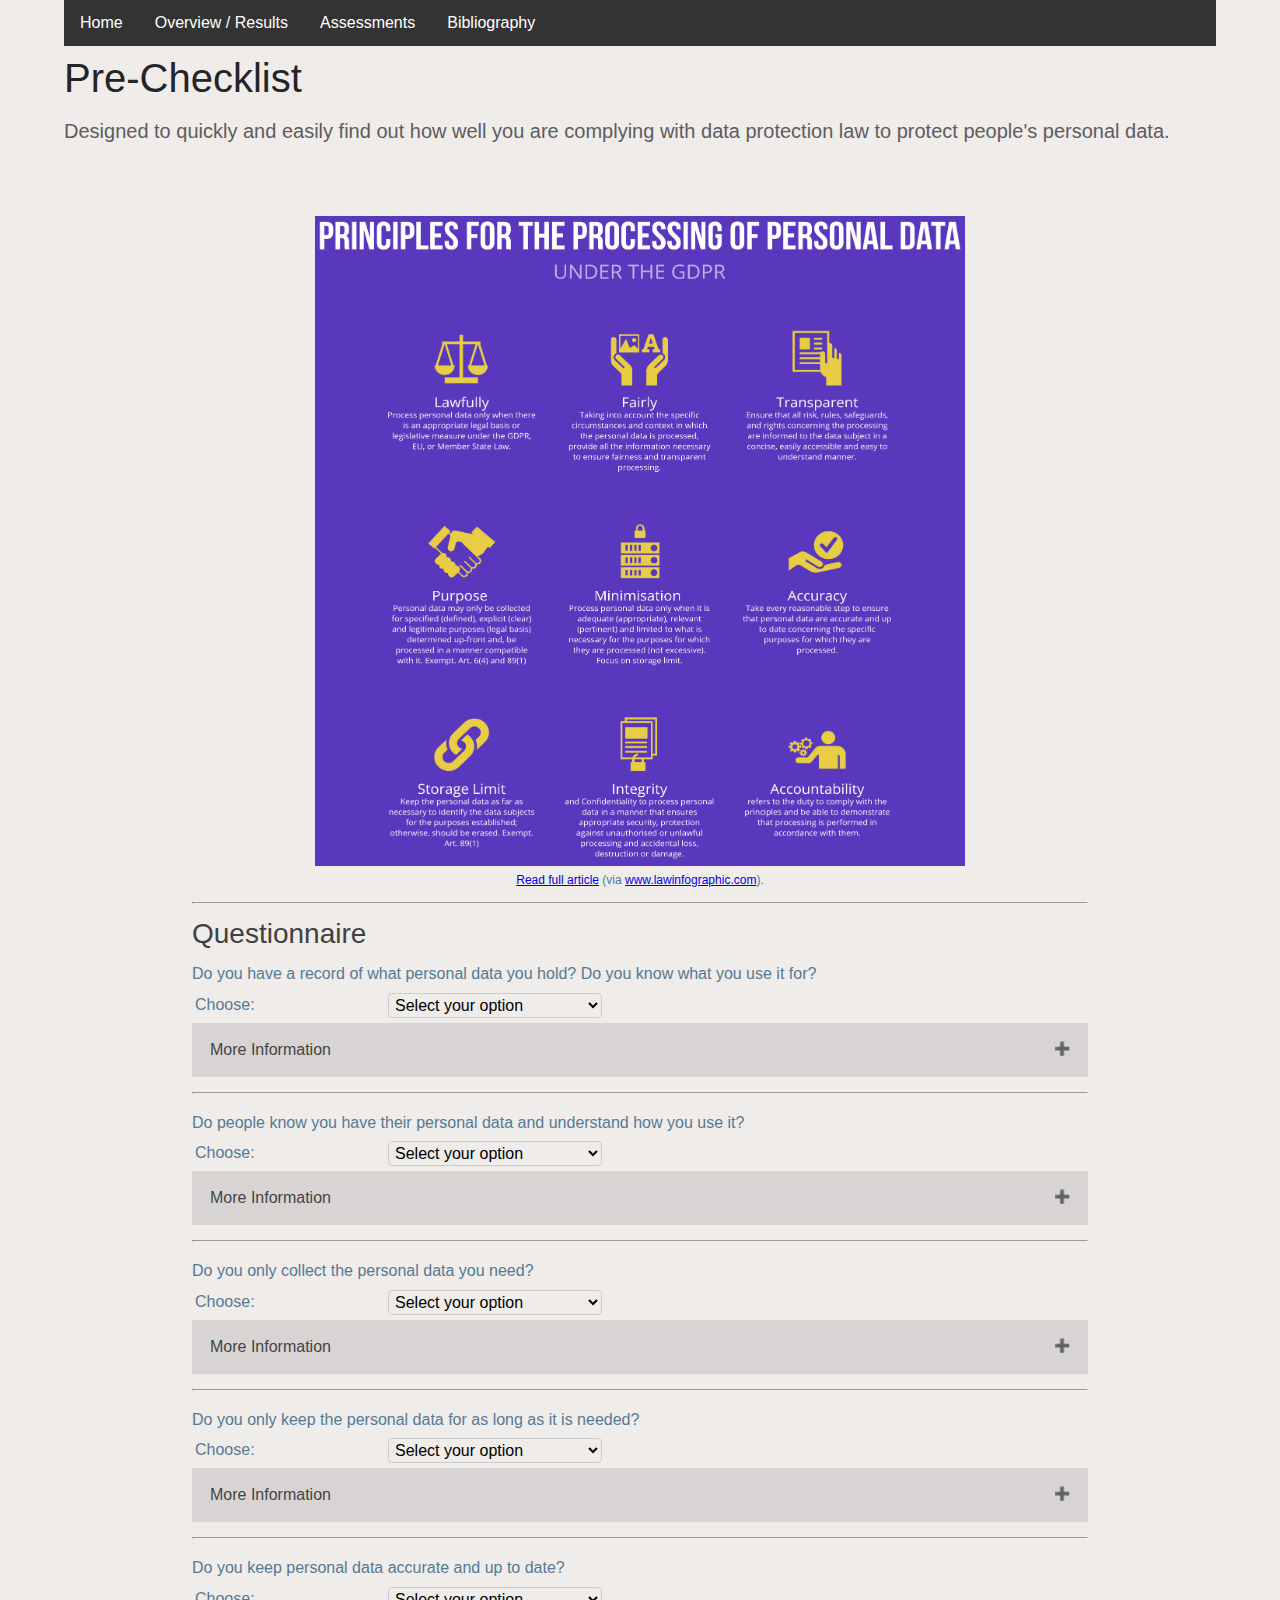
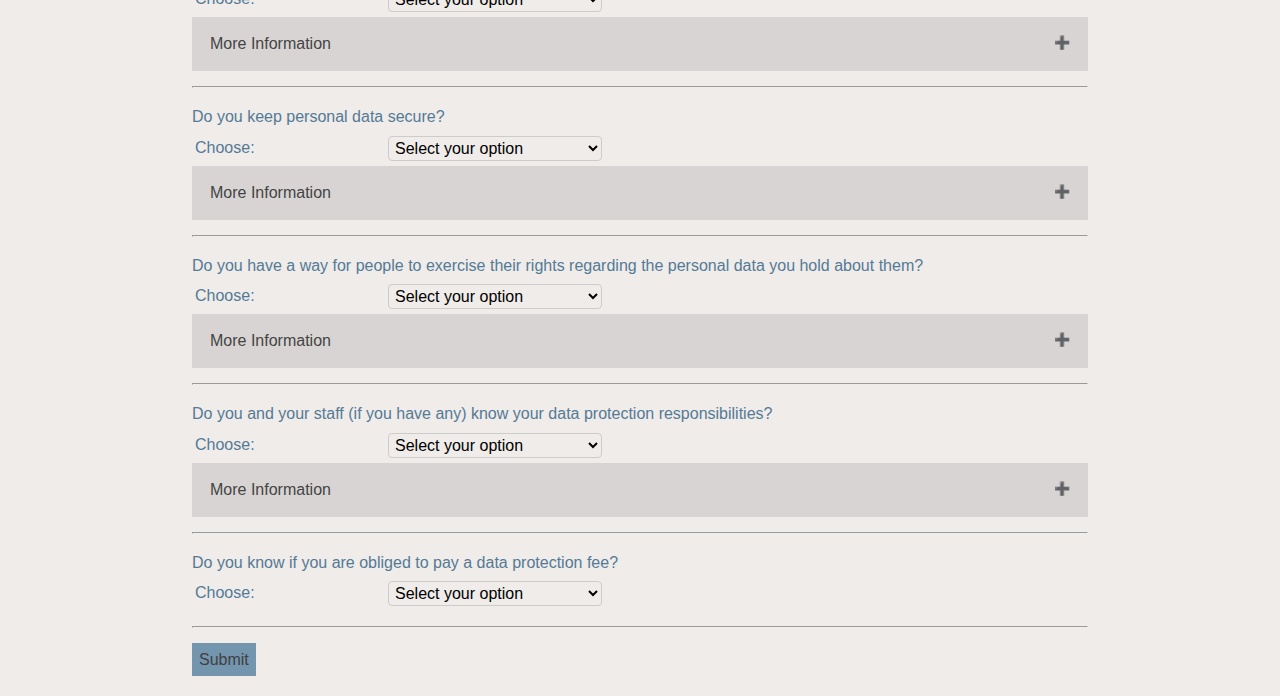
<file: templates/pre-checklist.html>
<!DOCTYPE html>
<html lang="eng" xml:lang="eng">
<link href="../resources/css/stylesheet.css" rel="stylesheet">
<head>
    <title>Pre-Checklist</title>
    <script defer language="javascript" src="../resources/js/javascript.js" type="text/javascript"></script>
    <meta content="text/html; charset=UTF-8" http-equiv="Content-Type"/>
    <meta content="width=device-width, initial-scale=1.0" name="viewport">
</head>
<body>
<div class="header">
    <div class="navbar" id="navbar">
        <a href="../index.html">Home</a>
        <a href="overview-results.html">Overview / Results</a>
        <div class="dropdown">
            <button class="dropbtn">Assessments
                <i class="fa fa-caret-down"></i>
            </button>
            <div class="dropdown-content">
                <a href="overview-assessments.html">Overview Checklists</a>
                <a href="#">Pre-Checklist</a>
                <a href="controllers-checklist.html">Controllers Checklist</a>
                <a href="processors-checklist.html">Processors Checklist</a>
                <a href="information-security.html">Information Security Checklist</a>
                <a href="data-sharing.html">Data Sharing and Subject Access Checklist</a>
                <a href="#">Record Management Checklist</a>
                <a href="consent-checklist.html">Lawful Basis Checklist</a>
            </div>
        </div>
        <a href="bibliography.html">Bibliography</a>
    </div>
    <h1>Pre-Checklist</h1>
    <h3>Designed to quickly and easily find out how well you are complying with data protection law to protect people's
        personal data.</h3>
</div>
<div class="content">
    <!----------------------------->
    <!-- Introduction Image      -->
    <!----------------------------->
    <div class="no-print">
        <div class="img-container">
            <img class="img" src="../resources/images/principles_personal_data.png" title="Click to zoom in."
                 onclick="resizeImage(this)"><br/><span
                style="font-size: 12px;"><a
                href="https://www.lawinfographic.com/principles-processing-personal-data_by_jessica_lam/">Read full article</a> (via <a
                href="https://www.lawinfographic.com/">www.lawinfographic.com</a>).</span>
        </div>
    </div>
    <hr class="horizontal-separator">
    <h2>Questionnaire</h2>
    <!----------------------------->
    <!-- QUESTION 1              -->
    <!----------------------------->
    <p class="text-padding">Do you have a record of what personal data you hold? Do you know what you use it for?</p>
    <div class="column">
        <div class="input-row">
            <label for="evaluation1">Choose:</label>
            <select class="form-control" id="evaluation1" name="question">
                <option disabled selected value="">Select your option</option>
                <option value="1">Yes</option>
                <option value="0">No</option>
            </select>
        </div>
    </div>
    <button class="accordion">More Information</button>
    <div class="panel">
        <p class="text-padding">
        <ul class="specification-list-level-one">
            <li>Have you thought about what information comes into, through and out of your business?</li>
            <br>
            <li>Does this information include personal data about your customers? For example, this could consist of
                names and addresses of people you deliver goods to, contacts you use for telemarketing, and members’
                enrolment details?
            </li>
            <br>
            <li>Do you know why you collect and hold personal data?</li>
            <br>
            <li>Have you recorded the personal data you hold, what you do with it and why you hold it?</li>
            <br>
        </ul>
        </p>
    </div>
    <hr class="horizontal-separator">
    <!----------------------------->
    <!-- QUESTION 2              -->
    <!----------------------------->
    <p class="text-padding">Do people know you have their personal data and understand how you use it?</p>
    <div class="column">
        <div class="input-row">
            <label for="evaluation2">Choose:</label>
            <select class="form-control" id="evaluation2" name="question">
                <option disabled selected value="">Select your option</option>
                <option value="1">Yes</option>
                <option value="0">No</option>
            </select>
        </div>
    </div>
    <button class="accordion">More Information</button>
    <div class="panel">
        <p class="text-padding">
        <ul class="specification-list-level-one">
            <li>Do you tell people how you use their personal data?</li>
            <br>
            <li>Do you tell people if you’re sharing their data?</li>
            <br>
            <li>Do you tell people what you plan to do with their data? This can be either in paper form, such as using
                leaflets or
                posters, or online through a privacy notice or statement.
            </li>
            <br>
        </ul>
        </p>
    </div>
    <hr class="horizontal-separator">
    <!----------------------------->
    <!-- QUESTION 3              -->
    <!----------------------------->
    <p class="text-padding">Do you only collect the personal data you need?</p>
    <div class="column">
        <div class="input-row">
            <label for="evaluation3">Choose:</label>
            <select class="form-control" id="evaluation3" name="question">
                <option disabled selected value="">Select your option</option>
                <option value="1">Yes</option>
                <option value="0">No</option>
            </select>
        </div>
    </div>
    <button class="accordion">More Information</button>
    <div class="panel">
        <p class="text-padding">
        <ul class="specification-list-level-one">
            <li>Do you only collect the personal data you need to work with and use?</li>
            <br>
            <li>Do you make sure people know the difference between information they need to provide and information
                that is optional?
            </li>
            <br>
        </ul>
        </p>
    </div>
    <hr class="horizontal-separator">
    <!----------------------------->
    <!-- QUESTION 4              -->
    <!----------------------------->
    <p class="text-padding">Do you only keep the personal data for as long as it is needed?</p>
    <div class="column">
        <div class="input-row">
            <label for="evaluation4">Choose:</label>
            <select class="form-control" id="evaluation4" name="question">
                <option disabled selected value="">Select your option</option>
                <option value="1">Yes</option>
                <option value="0">No</option>
            </select>
        </div>
    </div>
    <button class="accordion">More Information</button>
    <div class="panel">
        <p class="text-padding">
        <ul class="specification-list-level-one">
            <li>Have you decided and documented how long you will hold the personal data you collect?</li>
            <br>
            <li>Do you refresh or destroy personal data after specified periods of time?</li>
            <br>
            <li>Do you securely delete or destroy personal data as soon as you no longer need it?</li>
            <br>
        </ul>
        </p>
    </div>
    <hr class="horizontal-separator">
    <!----------------------------->
    <!-- QUESTION 5              -->
    <!----------------------------->
    <p class="text-padding">Do you keep personal data accurate and up to date?</p>
    <div class="column">
        <div class="input-row">
            <label for="evaluation5">Choose:</label>
            <select class="form-control" id="evaluation5" name="question">
                <option disabled selected value="">Select your option</option>
                <option value="1">Yes</option>
                <option value="0">No</option>
            </select>
        </div>
    </div>
    <button class="accordion">More Information</button>
    <div class="panel">
        <p class="text-padding">
        <ul class="specification-list-level-one">
            <li>Do you regularly check that the personal data you hold is accurate and up to date?</li>
            <br>
        </ul>
        </p>
    </div>
    <hr class="horizontal-separator">
    <!----------------------------->
    <!-- QUESTION 6              -->
    <!----------------------------->
    <p class="text-padding">Do you keep personal data secure?</p>
    <div class="column">
        <div class="input-row">
            <label for="evaluation6">Choose:</label>
            <select class="form-control" id="evaluation6" name="question">
                <option disabled selected value="">Select your option</option>
                <option value="1">Yes</option>
                <option value="0">No</option>
            </select>
        </div>
    </div>
    <button class="accordion">More Information</button>
    <div class="panel">
        <p class="text-padding">
        <ul class="specification-list-level-one">
            <li>Do you keep personal data secure in the office, for example, by using lockable filing cabinets and
                locking or logging off computers when away from your desk?
            </li>
            <br>
            <li>Do you take steps to keep personal data secure before you take it out and about or send it somewhere
                else? For example, do you only take with you the data you need or send it in advance by secure methods?
            </li>
            <br>
            <li>Do you keep paper documents secure, say by using lockable storage and disposing of paper records
                securely?
            </li>
            <br>
            <li>Do you keep electronic data secure, say by encrypting mobile devices, using passwords and backing up the
                data?
            </li>
            <br>
        </ul>
        </p>
    </div>
    <hr class="horizontal-separator">
    <!----------------------------->
    <!-- QUESTION 7              -->
    <!----------------------------->
    <p class="text-padding">Do you have a way for people to exercise their rights regarding the personal data you hold
        about them?</p>
    <div class="column">
        <div class="input-row">
            <label for="evaluation7">Choose:</label>
            <select class="form-control" id="evaluation7" name="question">
                <option disabled selected value="">Select your option</option>
                <option value="1">Yes</option>
                <option value="0">No</option>
            </select>
        </div>
    </div>
    <button class="accordion">More Information</button>
    <div class="panel">
        <p class="text-padding">
        <ul class="specification-list-level-one">
            <li>Do you know about the rights individuals have under the law?</li>
            <br>
            <li>Do you have plans in place so you can deal with any requests?</li>
            <br>
            <li>Do you know that a request can be made in writing or verbally, in person or on the phone?</li>
            <br>
            <li>Do you know how long you have to respond to a request?</li>
            <br>
            <li>Are you able to delete someone’s information if they ask you to?</li>
            <br>
        </ul>
        </p>
    </div>
    <hr class="horizontal-separator">
    <!----------------------------->
    <!-- QUESTION 8              -->
    <!----------------------------->
    <p class="text-padding">Do you and your staff (if you have any) know your data protection responsibilities?</p>
    <div class="column">
        <div class="input-row">
            <label for="evaluation8">Choose:</label>
            <select class="form-control" id="evaluation8" name="question">
                <option disabled selected value="">Select your option</option>
                <option value="1">Yes</option>
                <option value="0">No</option>
            </select>
        </div>
    </div>
    <button class="accordion">More Information</button>
    <div class="panel">
        <p class="text-padding">
        <ul class="specification-list-level-one">
            <li>Have you trained all your staff who handle personal data on their data protection responsibilities?</li>
            <br>
            <li>Do you know what to do if something goes wrong, including a personal data breach?</li>
            <br>
            <li>Do you know which breaches to report to?</li>
            <br>
            <li>Do you know which breaches you have to inform individuals of?</li>
            <br>
        </ul>
        </p>
    </div>
    <hr class="horizontal-separator">
    <!----------------------------->
    <!-- QUESTION 9              -->
    <!----------------------------->
    <p class="text-padding">Do you know if you are obliged to pay a data protection fee?</p>
    <div class="column">
        <div class="input-row">
            <label for="evaluation9">Choose:</label>
            <select class="form-control" id="evaluation9" name="question">
                <option disabled selected value="">Select your option</option>
                <option value="1">Yes</option>
                <option value="0">No</option>
            </select>
        </div>
    </div>
    <hr class="horizontal-separator">
    <!----------------------------->
    <!-- SCORE BOX               -->
    <!----------------------------->
    <div class="pre-checklist-box" id="pre-checklist-box">
        <p class="green-text" id="green-text">Your overall rating is green. Congratulations!<br><br>
            Consider sustainable GDPR compliance and monitor the new data and changes in your company.
        </p>
        <p class="yellow-text" id="yellow-text">Your overall rating is yellow. It means that you do not fully comply
            with the data protection rules.<br><br>
            Use our checklist to improve your status and fill the gaps. You can find an overview of our provided checklists
            on the page <a href="overview-assessments.html">'Overview Checklists'</a>.
        </p>
        <p class="red-text" id="red-text">
            Your overall rating is red. Use our checklist for a comprehensive assessment and read the content to improve
            your understanding of the data protection.<br><br>
            The consequence of non-compliance with the data protection rules is serious. You can find more information
            <a href="https://ec.europa.eu/info/law/law-topic/data-protection/reform/rules-business-and-organisations/enforcement-and-sanctions/sanctions/what-if-my-company-organisation-fails-comply-data-protection-rules_en"
               target="_blank">here</a>.
        </p>
        <p class="nan-text" id="nan-text">Please answer all questions to get a correct evaluation for further
            procedure.</p>
    </div>
    <div class="no-print">
        <div class="print-warning" id="print-warning">
            <p>
                For data protection reasons, no responses will be stored. However, you can print this page for
                documentation purposes.<br><br>
                <button class="print-button" onClick="window.print()">Print this page</button>
            </p>
        </div>
        <button class="interaction-button" id="submit-button" onclick="countPointsPreChecklist()">Submit</button>
        <button id="top-button" onclick="topFunction()" title="Go to top">Top</button>
    </div>
</div>
</body>
</html>
</file>
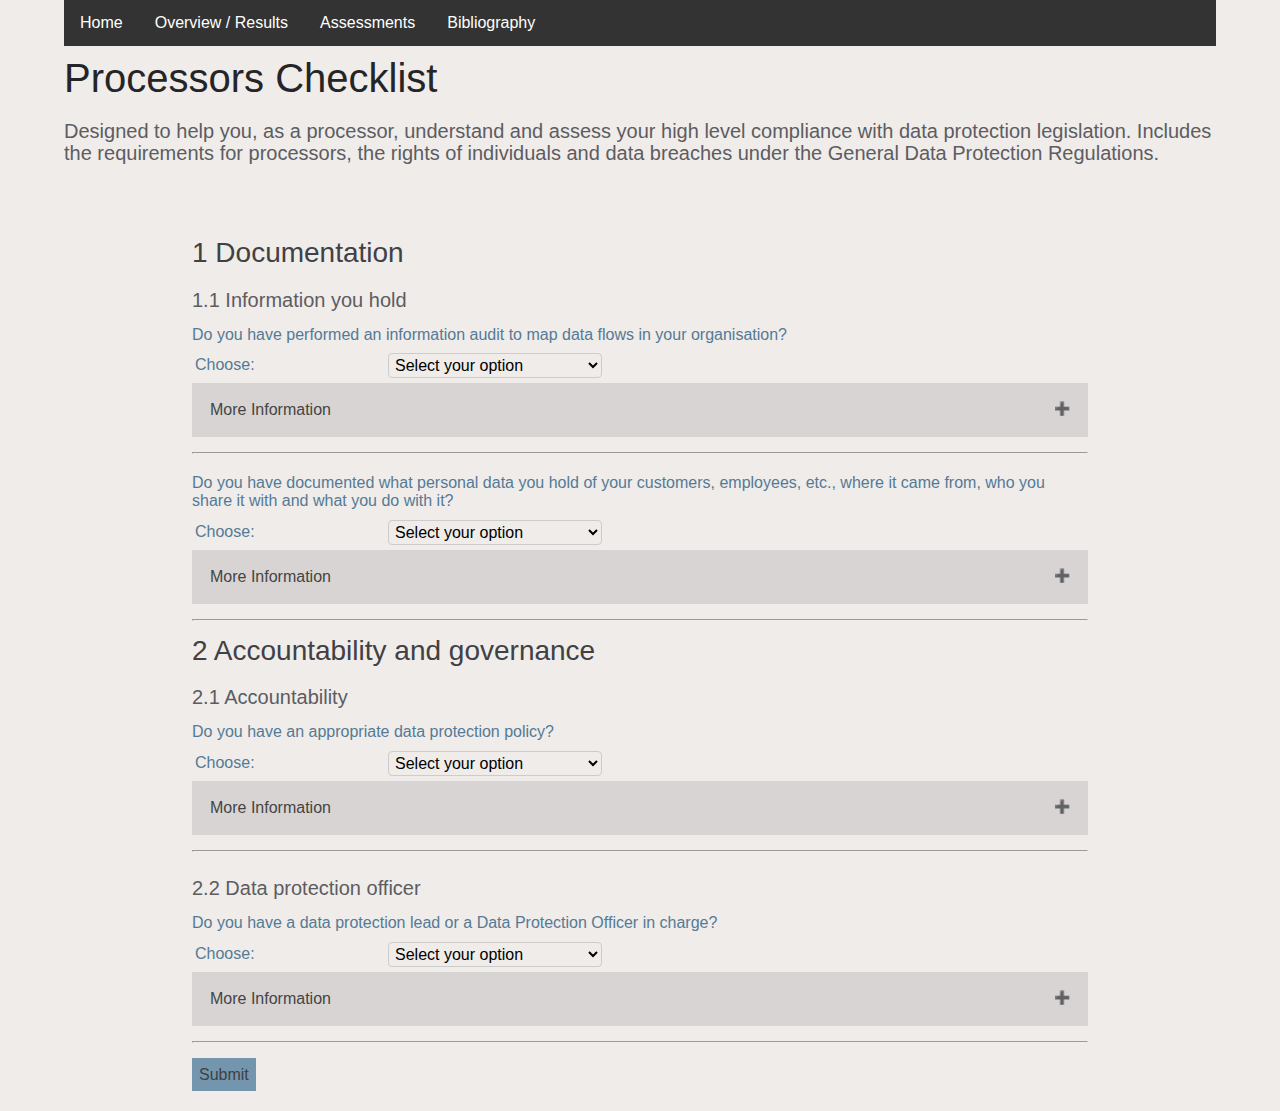
<file: templates/processors-checklist.html>
<!DOCTYPE html>
<html lang="eng" xml:lang="eng">
<link href="../resources/css/stylesheet.css" rel="stylesheet">
<head>
    <title>Processors Checklist</title>
    <script defer language="javascript" src="../resources/js/javascript.js" type="text/javascript"></script>
    <meta content="text/html; charset=UTF-8" http-equiv="Content-Type"/>
    <meta content="width=device-width, initial-scale=1.0" name="viewport">
</head>
<body>
<div class="header">
    <div class="navbar" id="navbar">
        <a href="../index.html">Home</a>
        <a href="overview-results.html">Overview / Results</a>
        <div class="dropdown">
            <button class="dropbtn">Assessments
                <i class="fa fa-caret-down"></i>
            </button>
            <div class="dropdown-content">
                <a href="overview-assessments.html">Overview Checklists</a>
                <a href="pre-checklist.html">Pre-Checklist</a>
                <a href="controllers-checklist.html">Controllers Checklist</a>
                <a href="#">Processors Checklist</a>
                <a href="information-security.html">Information Security Checklist</a>
                <a href="data-sharing.html">Data Sharing and Subject Access Checklist</a>
                <a href="record-management.html">Record Management Checklist</a>
                <a href="consent-checklist.html">Lawful Basis Checklist</a>
            </div>
        </div>
        <a href="bibliography.html">Bibliography</a>
    </div>
    <h1>Processors Checklist</h1>
    <h3>Designed to help you, as a processor, understand and assess your high level compliance with data protection
      legislation. Includes the requirements for processors, the rights of individuals and data breaches under
      the General Data Protection Regulations.</h3>
</div>
<div class="content">
    <h2>1 Documentation</h2>
    <h3>1.1 Information you hold</h3>
    <!----------------------------->
    <!-- QUESTION 1              -->
    <!----------------------------->
    <p class="text-padding">Do you have performed an information audit to map data flows in your organisation?</p>
    <div class="column">
        <div class="input-row">
            <label for="evaluation1">Choose:</label>
            <select class="form-control" id="evaluation1" name="question" onchange="showRecommendation('1')">
                <option value="" disabled selected>Select your option</option>
                <option value="3">Successfully implemented</option>
                <option value="2">Partly implemented</option>
                <option value="1">Planned to implement</option>
                <option value="0">Not yet implemented or planned</option>
                <option value="na">Not applicable</option>
            </select>
        </div>
        <div class="recommendation" id="recommendation1">
            Make sure you have an appropriate documentation of the data flows in your organisation!
        </div>
    </div>
    <button class="accordion">More Information</button>
    <div class="panel">
        <p class="text-padding">
        <ul class="specification-list-level-one">
            <li>Perform an audit across your entire organisation or within particular business areas.</li>
            <ul class="specification-list-level-two">
                <li>Choose a person with an in-depth knowledge of your business to do it.</li>
                <li>This allows you to identify the data you process and how it flows into, through and out of your
                    organisation. Such a data flow can include a transfer of information from one departement to
                    another.
                    However, this can also include the transfer between e.g. different locations, external partner
                    organisations or suppliers.
                </li>
            </ul>
            <br><br>
            <li>It is necessary to identify different key elements.</li>
            <ul class="specification-list-level-two">
                <li>This can include the data types and
                    its format, its transfer method, its location and the clarification of the data accountability and
                    data access.
                </li>
            </ul>
            <br><br>
            <li>Such data mapping and data flows are important to be compliant with the following GDPR articles:</li>
            <ul class="specification-list-level-two">
                <li><a href="https://gdpr-info.eu/art-30-gdpr/" target="_blank">Article 30</a></li>
                <li><a href="https://gdpr-info.eu/art-36-gdpr/" target="_blank">Article 36</a></li>
            </ul>
            <br><br>
            <li>Further information can be found <a href="https://www.itgovernance.eu/en-ie/gdpr-data-mapping-ie"
                                                    target="_blank">here</a>
                and <a href="https://www.clarip.com/data-privacy/gdpr-data-flow-mapping/" target="_blank">here</a>.
            </li>
            <br><br>
            <li>Templates for this task can be found <a
                    href="https://cloudnine.com/ediscoverydaily/electronic-discovery/unsure-about-how-to-map-your-data-for-gdpr-here-are-several-templates-to-get-started-data-privacy-best-practices/"
                    target="_blank">here</a>.
            </li>
        </ul>
        <br><br>
        </p>
    </div>
    <hr class="horizontal-separator">
    <!----------------------------->
    <!-- QUESTION 2              -->
    <!----------------------------->
    <p class="text-padding">Do you have documented what personal data you hold of your customers, employees, etc., where
        it came from,
        who you share it with and what you do with it?</p>
    <div class="column">
        <div class="input-row">
            <label for="evaluation2">Choose:</label>
            <select class="form-control" id="evaluation2" name="question" onchange="showRecommendation('2')">
                <option value="" disabled selected>Select your option</option>
                <option value="3">Successfully implemented</option>
                <option value="2">Partly implemented</option>
                <option value="1">Planned to implement</option>
                <option value="0">Not yet implemented or planned</option>
                <option value="na">Not applicable</option>
            </select>
        </div>
        <div class="recommendation" id="recommendation2">
            Make sure to document the properties and features of the personal data collected and processed appropriate!
        </div>
    </div>
    <button class="accordion">More Information</button>
    <div class="panel">
        <p class="text-padding">
        <ul class="specification-list-level-one">
            <li>The term "personal data" is in the center of GDPR, because it only applies if data processing concers
                personal data.
                It contains any information which are related to an identified or identifiable natural person.
            </li>
            <br><br>
            <li>According to GDPR a natural person or also called data subject is identifiable if they can be directly
                or indirectly
                identified through the data.
            </li>
            <ul class="specification-list-level-two">
                <li>This can e.g. be a name, an identification number, location data, number plate or any
                    characteristics,
                    which expresses the physical, physiological, genetic, mental, commercial, cultural or social
                    identity of these persons.
                </li>
                <li>More information about personal data and its processing guidelines can be found
                    <a href="https://gdpr-info.eu/issues/personal-data/#:~:text=Personal%20data%20are%20any%20information,identified%20or%20identifiable%20natural%20person.&text=For%20example%2C%20the%20telephone%2C%20credit,address%20are%20all%20personal%20data."
                       target="_blank">here</a>
                    and in <a href="https://gdpr-info.eu/art-4-gdpr/" target="_blank">Article 4</a> and
                    <a href="https://gdpr-info.eu/art-9-gdpr/" target="_blank">Article 9</a> of GDPR.
                </li>
            </ul>
            <br><br>
            <li>To fullfil this task it is recommended to document the findings of the question before in an information
                asset register.
            </li>
            <ul class="specification-list-level-two">
                <li>This register records data like the name and details of your organisation, the categories of the
                    processing
                    carried out on behalf of each controller, a description of technical and organisational security
                    measures, etc.
                </li>
                <li>It provides an institution wide view of all information assets and will provide insights to improve
                    the management
                    and security of the information. Further, it allows a reasonable and proportionate approach to
                    mitigate risks and minimize the effect of both cyber and business disruptions.
                </li>
                <li>More information about the information asset register can be found
                    <a href="https://matomo.org/blog/2018/04/gdpr-how-to-fill-in-the-information-asset-register-when-using-matomo/"
                       target="_blank">here</a> and
                    <a href="https://www.corporatecomplianceinsights.com/organizations-need-information-asset-register/"
                       target="_blank">here</a>.
                    Templates and additional guidelines can be found
                    <a href="https://network.healthwatch.co.uk/guidance/2019-02-05/information-asset-register-guidance-and-template"
                       target="_blank">here</a>.
                </li>
            </ul>
        </ul>
        <br><br>
        </p>
    </div>
    <hr class="horizontal-separator">

    <h2>2 Accountability and governance</h2>
    <h3>2.1 Accountability</h3>
    <!----------------------------->
    <!-- QUESTION 3              -->
    <!----------------------------->
    <div class="row">
        <p class="text-padding">Do you have an appropriate data protection policy?</p>
    </div>
    <div class="column">
        <div class="input-row">
            <label for="evaluation3">Choose:</label>
            <select class="form-control" id="evaluation3" name="question" onchange="showRecommendation('3')">
                <option value="" disabled selected>Select your option</option>
                <option value="3">Successfully implemented</option>
                <option value="2">Partly implemented</option>
                <option value="1">Planned to implement</option>
                <option value="0">Not yet implemented or planned</option>
                <option value="na">Not applicable</option>
            </select>
        </div>
        <div class="recommendation" id="recommendation3">
            Make sure that you address data protection in a consistent manner and that you can demonstrate that!
        </div>
    </div>
    <button class="accordion">More Information</button>
    <div class="panel">
        <p class="text-padding">
        <ul class="specification-list-level-one">
            <li>GDPR requires your organisation to show how you comply with the six principles of data protection.
                You can read more about those
                <a href="https://www.itgovernance.eu/blog/en/the-gdpr-understanding-the-6-data-protection-principles"
                   target="_blank">here</a>
                and in <a href="https://gdpr-info.eu/art-5-gdpr/" target="_blank">Article 5</a> of the GDPR guidelines.
            </li>
            <br><br>
            <li>A data protection policy is an internal document that works as the core of the GDPR compliance practices
                in an organisation.
                It explains GDPR requirements to employees and states the commitment to compliance. However, it does not
                need to provide specific
                details on how the data protection principles will be met. These will be covered in the organisation's
                procedures.
            </li>
            <br><br>
            <li>A data protection policy provides various benefits like:</li>
            <ul class="specification-list-level-two">
                <li>It provides the groundwork to achieve GDPR compliance.</li>
                <li>It helps to address data protection in a consistent manner and to demonstrate accountability
                    according to GDPR.
                </li>
                <li>It works as a Cheat-Sheet with breaking down GDPR requirements into manageable and understandable
                    chunks.
                    This makes GDPR also easier understandable to non-experts and your employees.
                </li>
                <li>It proves that an organisation is committed to preventing data protection breaches.</li>
            </ul>
            <br><br>
            <li>In a data protection policy the following six points should be included:</li>
            <ul class="specification-list-level-two">
                <li>The purpose of the data protection policy.</li>
                <li>Definitions of key terms in GDPR.</li>
                <li>The scope of the policy.</li>
                <li>Explanations of the six data protection principles and the accountability.</li>
                <li>The data subjects rights.</li>
                <li>The responsible DPO (data protection officer).</li>
            </ul>
            <br><br>
            <li>The data protection policy should be approved by the organisation's management. Further, it should be
                communicated to all employees.
            </li>
            <br><br>
            <li>You can find more information about the data protection policy, its scope and how to successfully
                introduce one to your organisation
                <a href="https://www.privacypolicies.com/blog/gdpr-data-protection-policy/" target="_blank">here</a> and
                <a href="https://www.itgovernance.co.uk/blog/how-to-write-a-gdpr-data-protection-policy#:~:text=A%20data%20protection%20policy%20is,the%20organisation%27s%20commitment%20to%20compliance.&text=Take%20data%20minimisation%20as%20an%20example."
                   target="_blank">here</a>.
            </li>
            <br><br>
        </ul>
        </p>
    </div>
    <hr class="horizontal-separator">

    <h3>2.2 Data protection officer</h3>
    <!----------------------------->
    <!-- QUESTION 4              -->
    <!----------------------------->
    <div class="row">
        <p class="text-padding">Do you have a data protection lead or a Data Protection Officer in charge?</p>
    </div>
    <div class="column">
        <div class="input-row">
            <label for="evaluation4">Choose:</label>
            <select class="form-control" id="evaluation4" name="question" onchange="showRecommendation('4')">
                <option value="" disabled selected>Select your option</option>
                <option value="3">Successfully implemented</option>
                <option value="2">Partly implemented</option>
                <option value="1">Planned to implement</option>
                <option value="0">Not yet implemented or planned</option>
                <option value="na">Not applicable</option>
            </select>
        </div>
        <div class="recommendation" id="recommendation4">
            Make sure you have a data protection lead or a Data Protection Officer in charge for your organisation!
        </div>
    </div>
    <button class="accordion">More Information</button>
    <div class="panel">
        <p class="text-padding">
        <ul class="specification-list-level-one">
            <li>It is important that someone in your organisation takes responsibility for data protection compliance.
                Assigning a Data Protection Officer (DPO) is usually on a voluntary base unless:
            </li>
            <ul class="specification-list-level-two">
                <li>you are a public authority.</li>
                <li>you carry out large scale, regular and systematic monitoring of individuals.</li>
                <li>you carry out large scale processing of special categories of data like data related to criminal
                    convictions and offences.
                </li>
            </ul>
            <br><br>
            <li>However, it may be useful to voluntarily nominate a DPO. A DPO works independently, reports to the
                highest management and has
                adequate resources to enable the organisation to meet GDPR compliance. According to GDPR a DPO has the
                following six major tasks:
            </li>
            <ul class="specification-list-level-two">
                <li>Receive comments and questions from data subjects about the processing of their personal data and
                    GDPR.
                </li>
                <li>Inform the organisation and its employees of their obligations under GDPR and other data protection
                    provisions.
                </li>
                <li>Monitor compliance with GDPR and any other applicable data protection provisions, train staff on
                    compliance and perform audits.
                </li>
                <li>Perform data protection impact assessments if required.</li>
                <li>Collaborate with data protection supervisory authority.</li>
                <li>Act as the focal point for data protection supervisory authority on matters related to the
                    processing of personal data
                    and other matters.
                </li>
            </ul>
            <li>You can find more information about the role and tasks of a DPO
                <a href="https://gdpr.eu/data-protection-officer/" target="_blank">here</a>,
                <a href="https://gdpr-info.eu/issues/data-protection-officer/" target="_blank">here</a> and in GDPR
                <a href="https://gdpr-info.eu/art-37-gdpr/" target="_blank">Article 37</a>,
                <a href="https://gdpr-info.eu/art-38-gdpr/" target="_blank">Article 38</a> and
                <a href="https://gdpr-info.eu/art-39-gdpr/" target="_blank">Article 39</a></li>
        </ul>
        <br><br>
        </p>
        You can also find more information about the DPO and the responsibilities and benefits of nominating
        one in the video below.
        <br><br>
        <iframe class="embedded-video" src="https://www.youtube.com/embed/PpbbZ2oV1AY"></iframe>
    </div>
    <hr class="horizontal-separator">
    <!----------------------------->
    <!-- SCORE BOX               -->
    <!----------------------------->
    <div class="score-box" id="score-box">
        <div class="row">
            <img alt="Result" class="gold-medal" id="gold-medal" src="../resources/images/goldmedal.png">
            <img alt="Result" class="silver-medal" id="silver-medal" src="../resources/images/silvermedal.png">
            <img alt="Result" class="bronze-medal" id="bronze-medal" src="../resources/images/bronzemedal.png">
            <img alt="Result" class="warning-sign" id="warning-sign" src="../resources/images/warning.png">
            <p class="gold-text" id="gold-text">Congratulations, your organisation fulfills GDPR compliance already on
              a high level. However, please consider that this is just a temporary state because GDPR compliance is an
              ongoing and lifelong process. We recommend that you first go through the open or unimplemented points
              of the checklist. Afterwards, it is recommended to develop a concept that ensures continuous GDPR compliance
              for your organisation.</p>
            <p class="silver-text" id="silver-text">Congratulations, your organisation fulfills GDPR compliance already on
              a good level. However, we recommend that you go through the open points of the checklist as soon as
              possible. Please also consider that GDPR is an ongoing and lifelong process. Therefore, we recommend that you
              develop a concept to ensure a continuous GDPR compliance.</p>
            <p class="bronze-text" id="bronze-text">Your organisation fulfills GDPR compliance already on
              a satisfying level. However, there are still many open or not completely implemented points to be compliant with GDPR.
              We recommend that you work through those as soon as possible. Please also consider that GDPR compliance is just
              a temporary state. Therefore, we recommend that you develop a concept how your organisation can guarantee a
              continuous and ongoing GDPR compliance.</p>
            <p class="warning-text" id="warning-text">Unfortunately, it seems that the state of GDPR compliance in your
              organisation is not yet sufficient. We strongly recommend that you go through the checklist and implement these
              points in your organisation. Please also check the additional information provided in the different questions
              in the checklist if you need more information about a specific topic. There are also various companies on the
              market which are specialised in helping an organisation to achieve GDPR compliance. However, GDPR compliance
              is just a temporary state. We recommend that you also develop a concept to ensure an ongoing and lifelong
              compliance with the GDPR guidelines.</p>
            <p class="nan-text" id="nan-text">Please answer all questions to get a correct evaluation for further
                procedure.</p>
        </div>
    </div>
    <div class="no-print">
        <div class="print-warning" id="print-warning">
            <p>
                For data protection reasons, no responses will be stored. Therefore, only the final evaluation score is
                transferred to the page <a href="overview-results.html">'Overview / Results'</a>.
                However, you can print this page for documentation purposes.
                <br><br>
                <button class="print-button" onClick="window.print()">Print this page</button>
            </p>
        </div>
        <button class="interaction-button" id="submit-button" onclick="countPoints('processorsChecklist')">Submit</button>
        <button id="top-button" onclick="topFunction()" title="Go to top">Top</button>
    </div>
</div>
</body>
</html>
</file>
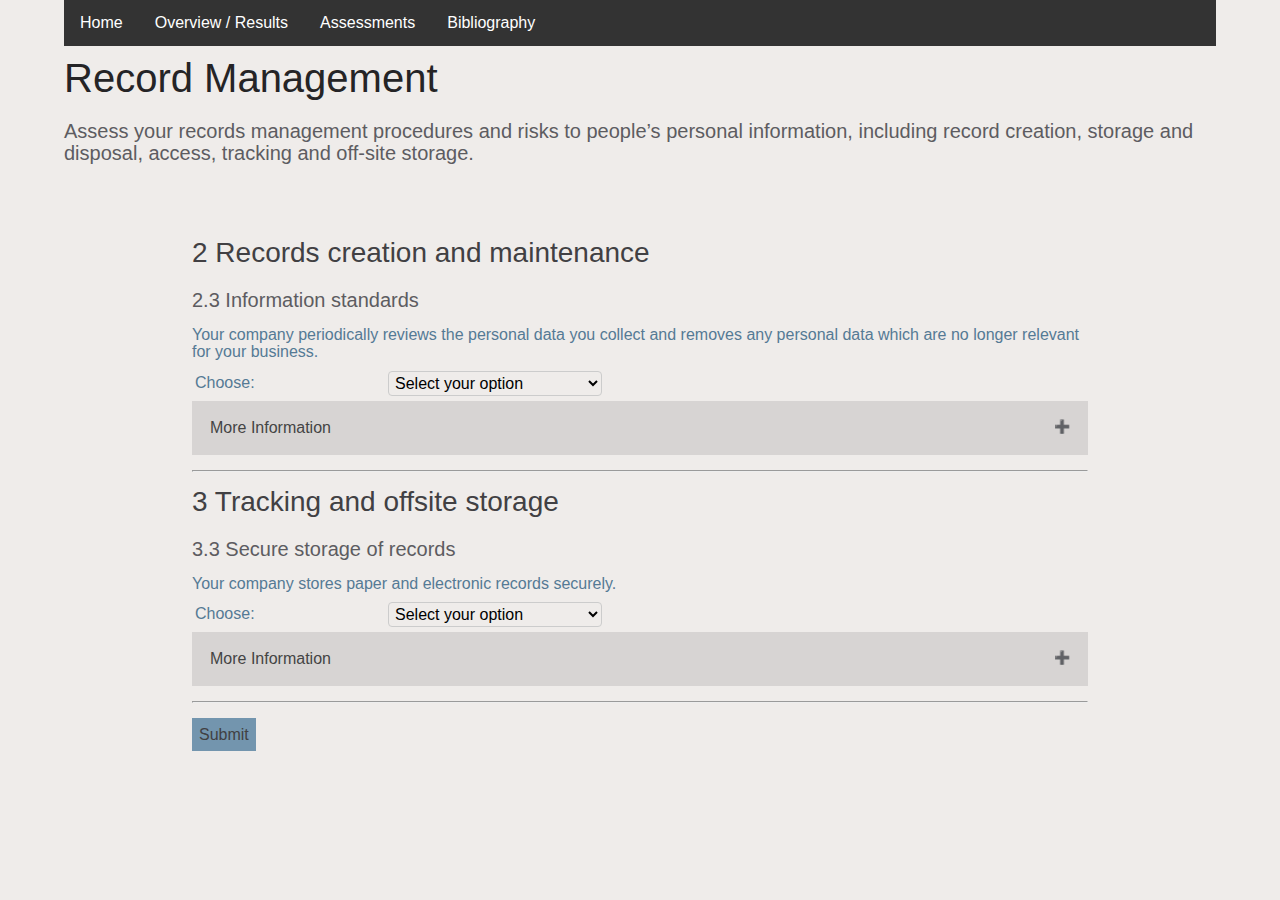
<file: templates/record-management.html>
<!DOCTYPE html>
<html lang="eng" xml:lang="eng">
<link href="../resources/css/stylesheet.css" rel="stylesheet">
<head>
    <title>Record Management</title>
    <script defer language="javascript" src="../resources/js/javascript.js" type="text/javascript"></script>
    <meta content="text/html; charset=UTF-8" http-equiv="Content-Type"/>
    <meta content="width=device-width, initial-scale=1.0" name="viewport">
</head>
<body>
<div class="header">
    <div class="navbar" id="navbar">
        <a href="../index.html">Home</a>
        <a href="overview-results.html">Overview / Results</a>
        <div class="dropdown">
            <button class="dropbtn">Assessments
                <i class="fa fa-caret-down"></i>
            </button>
            <div class="dropdown-content">
                <a href="overview-assessments.html">Overview Checklists</a>
                <a href="pre-checklist.html">Pre-Checklist</a>
                <a href="controllers-checklist.html">Controllers Checklist</a>
                <a href="processors-checklist.html">Processors Checklist</a>
                <a href="information-security.html">Information Security Checklist</a>
                <a href="data-sharing.html">Data Sharing and Subject Access Checklist</a>
                <a href="#">Record Management Checklist</a>
                <a href="consent-checklist.html">Lawful Basis Checklist</a>
            </div>
        </div>
        <a href="bibliography.html">Bibliography</a>
    </div>
    <h1>Record Management</h1>
    <h3>Assess your records management procedures and risks to people’s
        personal information, including record creation, storage and disposal,
        access, tracking and off-site storage.</h3>
</div>
<div class="content">
    <h2>2 Records creation and maintenance</h2>
    <h3>2.3 Information standards</h3>
    <!----------------------------->
    <!-- QUESTION 1              -->
    <!----------------------------->
    <p class="text-padding">Your company periodically reviews the personal data you collect and removes any personal
        data which are no longer relevant for your business.</p>
    <div class="column">
        <div class="input-row">
            <label for="evaluation1">Choose:</label>
            <select class="form-control" id="evaluation1" name="question" onchange="showRecommendation('1')">
                <option value="" disabled selected>Select your option</option>
                <option value="3">Successfully implemented</option>
                <option value="2">Partly implemented</option>
                <option value="1">Planned to implement</option>
                <option value="0">Not yet implemented or planned</option>
                <option value="na">Not applicable</option>
            </select>
        </div>
        <div class="recommendation" id="recommendation1">
            Define a process which ensures you are reviewing the personal data you collected and remove data which is no
            longer relevant.
        </div>
    </div>
    <button class="accordion">More Information</button>
    <div class="panel">
        <p class="text-padding">
            It is important to store personal data you collect only when its relevant for your business process.
        </p>
    </div>
    <hr class="horizontal-separator">
    <h2>3 Tracking and offsite storage</h2>
    <h3>3.3 Secure storage of records</h3>
    <!----------------------------->
    <!-- QUESTION 2              -->
    <!----------------------------->
    <p class="text-padding">Your company stores paper and electronic records securely.</p>
    <div class="column">
        <div class="input-row">
            <label for="evaluation2">Choose:</label>
            <select class="form-control" id="evaluation2" name="question" onchange="showRecommendation('2')">
                <option value="" disabled selected>Select your option</option>
                <option value="3">Successfully implemented</option>
                <option value="2">Partly implemented</option>
                <option value="1">Planned to implement</option>
                <option value="0">Not yet implemented or planned</option>
                <option value="na">Not applicable</option>
            </select>
        </div>
        <div class="recommendation" id="recommendation2">
            Ensure you have defined a place or policy how physical data can be securely stored within your company.
        </div>
    </div>
    <button class="accordion">More Information</button>
    <div class="panel">
        <p class="text-padding">
            You store stored data in a physical location where access is controlled. You should use lockable offices,
            cabinets and drawers to store records.
        </p>
        <br>
        <iframe class="embedded-video" src="https://www.youtube.com/embed/2_G_OXK-dSw"></iframe>
    </div>
    <hr class="horizontal-separator">
    <!----------------------------->
    <!-- SCORE BOX               -->
    <!----------------------------->
    <div class="score-box" id="score-box">
        <div class="row">
            <img alt="Result" class="gold-medal" id="gold-medal" src="../resources/images/goldmedal.png">
            <img alt="Result" class="silver-medal" id="silver-medal" src="../resources/images/silvermedal.png">
            <img alt="Result" class="bronze-medal" id="bronze-medal" src="../resources/images/bronzemedal.png">
            <img alt="Result" class="warning-sign" id="warning-sign" src="../resources/images/warning.png">
            <p class="gold-text" id="gold-text">Congratulations, your organisation is meeting the records management
                requirements at a high level. However, we generally recommend that you first go through the open or
                unimplemented items on the checklist and make adjustments as necessary. In a further step, it is
                advisable to subject your record management to periodic audits. This will ensure that the records are up
                to date and compliant with the GDPR guidelines.</p>
            <p class="silver-text" id="silver-text">Congratulations, your organisation meets the requirements for
                records management at a good level. Nevertheless, we recommend that you go through the open or
                unimplemented points of the checklist as soon as possible and implement appropriate measures. As a
                further step, it is advisable to subject your records management to periodic audits in the future. This
                way, you can ensure that the records are up-to-date and compliant with the GDPR guidelines.
            </p>
            <p class="bronze-text" id="bronze-text">Your organisation meets the records management requirements at a
                satisfactory level. We strongly recommend that you go through the open or unimplemented items on the
                checklist as soon as possible and implement appropriate measures. As a further step, it is advisable to
                subject your records management to regular audits in the future. This way you can ensure that records
                are up to date and compliant with GDPR guidelines. Note that being compliant with the GDPR policy also
                improves your organisation's overall reputation.
            </p>
            <p class="warning-text" id="warning-text">Unfortunately, it seems that the level of records
                management according to GDPR compliance is not yet sufficient. Therefore, we strongly recommend that you
                immediately go through the open or unimplemented points of the checklist and implement appropriate
                measures. Although the record retention rules apply to both controllers and processors employing 250
                staff or more, records that meet a high standard will increase the effectiveness of your overall GDPR
                compliance processes. Further, it can improve the overall reputation of the business. Therefore,
                documenting your processing activities is extremely important.
            </p>
            <p class="nan-text" id="nan-text">Please answer all questions to get a correct evaluation for further
                procedure.</p>
        </div>
    </div>
    <div class="no-print">
        <div class="print-warning" id="print-warning">
            <p>
                For data protection reasons, no responses will be stored. Therefore, only the final evaluation score is
                transferred to the page <a href="overview-results.html">'Overview / Results'</a>.
                However, you can print this page for documentation purposes.
                <br><br>
                <button class="print-button" onClick="window.print()">Print this page</button>
            </p>
        </div>
        <button class="interaction-button" id="submit-button" onclick="countPoints('recordChecklist')">Submit</button>
        <button id="top-button" onclick="topFunction()" title="Go to top">Top</button>
    </div>
</div>
</body>
</html>
</file>
<file: resources/css/stylesheet.css>
/* http://meyerweb.com/eric/tools/css/reset/
   v2.0 | 20110126
   License: none (public domain)
*/

html, body, div, span, applet, object, iframe,
h1, h2, h3, h4, h5, h6, p, blockquote, pre,
a, abbr, acronym, address, big, cite, code,
del, dfn, em, img, ins, kbd, q, s, samp,
small, strike, strong, sub, sup, tt, var,
u, i, center,
dl, dt, dd, ol, ul, li,
fieldset, form, label, legend,
table, caption, tbody, tfoot, thead, tr, th, td,
article, aside, canvas, details, embed,
figure, figcaption, footer, header, hgroup,
menu, nav, output, ruby, section, summary,
time, mark, audio, video {
    margin: 0;
    padding: 0;
    border: 0;
    font-size: 100%;
    font: inherit;
    vertical-align: baseline;
}

/* HTML5 display-role reset for older browsers */
article, aside, details, figcaption, figure,
footer, header, hgroup, menu, nav, section {
    display: block;
}

body {
    line-height: 1.1;
    background-color: #efecea;
    margin-bottom: 20px;
}

/*ol, ul {
    list-style: none;
}*/

blockquote, q {
    quotes: none;
}

blockquote:before, blockquote:after,
q:before, q:after {
    content: '';
    content: none;
}

table {
    border-collapse: collapse;
    border-spacing: 0;
}

/*
    Custom CSS
*/

body {
    font-family: Arial, Helvetica, sans-serif;
    font-size: 16px;
    color: #557A95;
    width: 100vw;
}

h1 {
    color: #252426;
    font-size: 250%;
    margin-top: 10px;
    margin-bottom: 10px;
}

h2 {
    color: #414043;
    font-size: 175%;
    margin-top: 10px;
    margin-bottom: 10px;
}

h3 {
    color: #5d5c61;
    font-size: 125%;
    padding-top: 10px;
    padding-bottom: 10px;
}

.row {
    display: flex;
}

.column {
    flex: 50%;
}

.img-container {
    text-align: center;
    display: block;
}

.img {
    width: 650px;
    height: 650px;
    cursor: zoom-in;
    text-align: center;
}
.img-resize {
    color: #424242;
    -webkit-transition: all .3s ease-in;
    -moz-transition: all .3s ease-in;
    -ms-transition: all .3s ease-in;
    -o-transition: all .3s ease-in;
    transition: all .3s ease-in;
    opacity: 1;
    transform: scale(2.0);
    -ms-transform: scale(2.0);
    -webkit-transform: scale(2.0);
}

.header {
    padding-left: 5vw;
    padding-right: 5vw;
    margin-bottom: 5vw;
}

.content {
    padding-left: 15vw;
    padding-right: 15vw;
}

.input-row {
    width: 410px;
    padding: 5px 0;
    display: flex;
    flex-direction: row;
}

.input-row > label {
    width: 190px;
    display: inline-block;
    font-size: 16px;
    padding: 3px;
    flex-shrink: 0;
}

.input-row > input[type="number"], .input-row > input[type="text"], .input-row > input[type="date"], .input-row > select, .input-row > textarea {
    font-size: 16px;
    padding: 2px;
    border: 1px solid #ccc;
    border-radius: 4px;
    box-sizing: border-box;
    background-color: #efecea;
    min-width: 10px;
    flex: 1;
}

.input-row > select > option {
    font-size: 16px;
}

.input-row > input[type="number"].short-input {
    text-align: right;
}

.print-button {
    outline: none;
    border-color: transparent;
    font-size: 16px;
    padding: 2px 5px;
    box-sizing: border-box;
    background-color: #333;
    color: white;
    text-decoration: none;
    cursor: pointer;
    display: inline-block;
    text-align: center;
    line-height: 25px;
    text-align: center;
}

.checklist-button {
    outline: none;
    border-color: transparent;
    font-size: 16px;
    padding: 2px 5px;
    box-sizing: border-box;
    background: #82c785;
    color: #414043;
    text-decoration: none;
    cursor: pointer;
    display: inline-block;
    line-height: 25px;
    text-align: center;
}

.interaction-button {
    outline: none;
    border-color: transparent;
    font-size: 16px;
    padding: 2px 5px;
    box-sizing: border-box;
    background: #7395AE;
    color: #414043;
    text-decoration: none;
    cursor: pointer;
    display: inline-block;
    line-height: 25px;
    text-align: center;
}

.input-unit {
    flex-shrink: 0;
    padding: 3px 3px 3px 6px;
}

.print-button:hover {
    background-color: #777;
}

.checklist-button:hover {
    background: #4CAF50;
    color: #414043;
}

.interaction-button:hover {
    background: #446277;
    color: #414043;
}

ul.detail-list {
    padding: 5px 0;
}

ul.detail-list > li {
    padding: 5px 0;
}

table {
    width: 100%;
}

th, td {
    padding: 20px;
    text-align: left;
    border-bottom: 1px solid #2b50a8;
    white-space: nowrap;
}

thead {
    font-weight: bold;
    font-size: 100%;
    color: #414043;
}

tbody {
    font-size: 75%;
    color: #5d5c61;
}

.tr-body:hover {
    background-color: #dfd9d5;
}

.text-padding {
    padding-top: 5px;
    padding-bottom: 5px;
}

.embedded-video {
    padding-bottom: 10px;
    width: 420px;
    height: 315px;
}

.specification-list-level-one {
    list-style-type: disc;
    padding-left: 20px;
}

.specification-list-level-two {
    list-style-type: circle;
    padding-left: 35px;
}

.recommendation {
    width: 100%;
    padding: 10px 0;
    text-align: center;
    background-color: lightcoral;
    color: #444444;
    margin-top: 10px;
    margin-bottom: 10px;
    display: none;
}

.information {
    width: 100%;
    padding: 10px 0;
    text-align: center;
    background-color: #8f8e8c;
    color: #444444;
    margin: 10px 0;
    display: none;
}

.print-warning {
    width: 100%;
    padding: 10px 0;
    text-align: center;
    background-color: lightcoral;
    color: #444444;
    margin: 10px 0;
    display: none;
}

.disclaimer {
    width: 100%;
    padding: 10px 0;
    text-align: center;
    background-color: lightcoral;
    color: #444444;
    margin: 10px 0;
    display: block;
}

.score-box {
    width: 100%;
    padding: 10px 0;
    color: #444444;
    margin-top: 10px;
    margin-bottom: 10px;
    display: none;
}

.pre-checklist-box {
    width: 100%;
    padding: 10px 0;
    color: #444444;
    margin-top: 10px;
    margin-bottom: 10px;
    display: none;
}

.gold-text, .silver-text, .bronze-text, .warning-text {
    width: 100%;
    margin: 10px 10px;
    text-align: left;
    display: none;
}

.nan-text, .green-text, .yellow-text, .red-text {
    width: 100%;
    margin: 10px 10px;
    text-align: center;
    display: none;
}

.gold-medal, .silver-medal, .bronze-medal {
    display: none;
    width: 86px;
    height: 100px;
    margin: 10px 10px;
}

.warning-sign {
    display: none;
    width: 100px;
    height: 100px;
    margin: 10px 10px;
}

/* Style the buttons that are used to open and close the accordion panel */
.accordion {
    background-color: #d7d4d3;
    color: #444444;
    font-size: 16px;
    cursor: pointer;
    padding: 18px;
    width: 100%;
    text-align: left;
    border: none;
    outline: none;
    transition: 0.4s;
}

/* Add a background color to the button if it is clicked on (add the .active class with JS), and when you move the mouse over it (hover) */
.active, .accordion:hover {
    background-color: #8f8e8c;
}

/* Style the accordion panel. Note: hidden by default */
.panel {
    padding: 0 18px;
    background-color: #d7d4d3;
    display: none;
}

.accordion:after {
    content: '\02795'; /* Unicode character for "plus" sign (+) */
    font-size: 13px;
    color: #777;
    float: right;
    margin-left: 5px;
}

.active:after {
    content: "\2796"; /* Unicode character for "minus" sign (-) */
}

/* Style the buttons that are used to open and close the accordionAccordion panel */
.accordionAccordion {
    background-color: #efecea;
    color: #444444;
    font-size: 16px;
    cursor: pointer;
    padding: 18px;
    width: 100%;
    text-align: left;
    border: none;
    outline: none;
    transition: 0.4s;
}

/* Add a background color to the button if it is clicked on (add the .active class with JS), and when you move the mouse over it (hover) */
.activeAccordion, .accordionAccordion:hover {
    background-color: #8f8e8c;
}

/* Style the accordionAccordion panel. Note: hidden by default */
.panelAccordion {
    padding: 0 18px;
    background-color: #efecea;
    display: none;
}

.accordionAccordion:after {
    content: '\02795'; /* Unicode character for "plus" sign (+) */
    font-size: 13px;
    color: #8f8e8c;
    float: right;
    margin-left: 5px;
}

.activeAccordion:after {
    content: "\2796"; /* Unicode character for "minus" sign (-) */
}

#top-button {
    display: none; /* Hidden by default */
    position: fixed; /* Fixed/sticky position */
    bottom: 20px; /* Place the button at the bottom of the page */
    right: 30px; /* Place the button 30px from the right */
    z-index: 99; /* Make sure it does not overlap */
    border: none; /* Remove borders */
    outline: none; /* Remove outline */
    background-color: #333; /* Set a background color */
    color: white; /* Text color */
    cursor: pointer; /* Add a mouse pointer on hover */
    padding: 15px; /* Some padding */
    font-size: 18px; /* Increase font size */
}

#top-button:hover {
    background-color: #777; /* Add a dark-grey background on hover */
}

.horizontal-separator {
    margin-bottom: 15px;
    margin-top: 15px;
}

@media only screen and (max-width: 600px) {
    .header {
        padding-left: 5vw;
        padding-right: 5vw;
        margin-bottom: 5vw;
    }

    img {
        width: 100%;
        height: auto;
        float: right;
    }

    .content {
        padding-left: 5vw;
        padding-right: 5vw;
        margin: 0 auto;
        width: 90vw;
    }

    .input-row {
        width: 100%;
        flex-wrap: wrap;
    }

    .input-row > label {
        width: 100%;
        display: inline-block;
    }

    .interaction-button {
        width: 100%;
        display: block;
        margin: 5px 0;
    }

    .checklist-button {
        width: 100%;
        display: block;
        margin: 5px 0;
    }

    .print-button {
        width: 100%;
        display: block;
        margin: 5px 0;
    }

    table, thead, tbody, th, td, tr {
        display: block;
    }

    thead tr {
        position: absolute;
        top: -9999px;
        left: -9999px;
    }

    tr {
        border: 1px solid #ccc;
    }

    td {
        border: none;
        border-bottom: 1px solid #eee;
        position: relative;
        margin-left: 80px;
    }

    td:before {
        position: absolute;
        top: 12px;
        left: 6px;
        width: 200px;
        padding-right: 40px;
        white-space: nowrap;
        margin-left: -80px;
    }

}

@media print {
    body {
        -webkit-print-color-adjust: exact;
    }

    .no-print {
        display: none !important;
    }
}

/*---------------------TEST AREA-----------------------------*/

.navbar {
    overflow: hidden;
    background-color: #333;
}

.navbar a {
    float: left;
    font-size: 16px;
    display: block;
    color: white;
    text-align: center;
    padding: 14px 16px;
    text-decoration: none;
}

.dropdown {
    float: left;
    overflow: hidden;
}

.dropdown .dropbtn {
    font-size: 16px;
    border: none;
    outline: none;
    color: white;
    padding: 14px 16px;
    background-color: inherit;
    font-family: inherit;
    margin: 0;
}

.navbar a:hover, .dropdown:hover .dropbtn {
    background-color: #777;
}

.dropdown-content {
    display: none;
    position: absolute;
    background-color: #f9f9f9;
    min-width: 160px;
    box-shadow: 0px 8px 16px 0px rgba(0,0,0,0.2);
    z-index: 1;
}

.dropdown-content a {
    float: none;
    color: black;
    padding: 12px 16px;
    text-decoration: none;
    display: block;
    text-align: left;
}

.dropdown-content a:hover {
    background-color: #ddd;
}

.dropdown:hover .dropdown-content {
    display: block;
}
</file>
